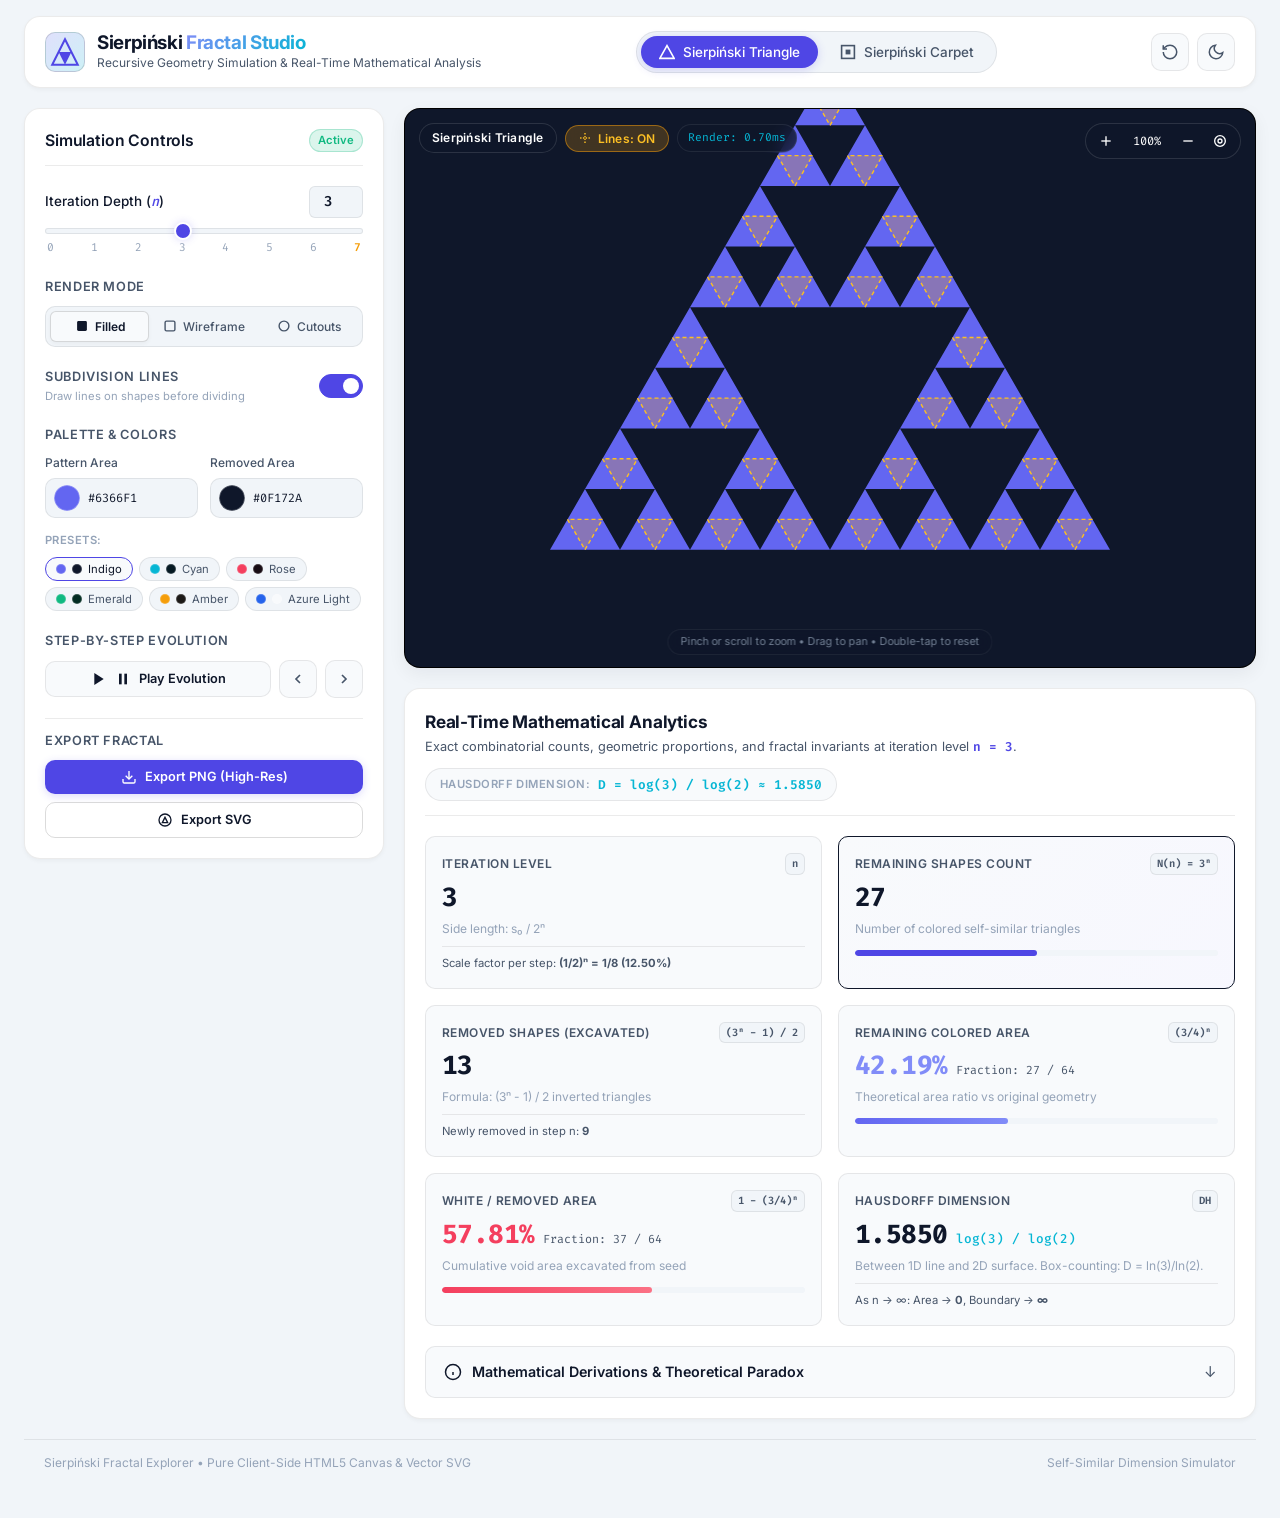
<file: index.html>
<!DOCTYPE html>
<html lang="en" data-theme="dark">
<head>
  <meta charset="UTF-8">
  <meta name="viewport" content="width=device-width, initial-scale=1.0">
  <title>Sierpiński Fractal Explorer & Analytical Dashboard</title>
  <meta name="description" content="Simulate, visualize, and mathematically analyze the Sierpiński Triangle and Sierpiński Carpet fractals with real-time analytics.">
  <link rel="stylesheet" href="style.css">
  <link rel="preconnect" href="https://fonts.googleapis.com">
  <link rel="preconnect" href="https://fonts.gstatic.com" crossorigin>
  <link href="https://fonts.googleapis.com/css2?family=Fira+Code:wght@400;500;600&family=Inter:wght@300;400;500;600;700&display=swap" rel="stylesheet">
</head>
<body>
  <div class="app-container">
    <!-- TOP HEADER -->
    <header class="app-header">
      <div class="brand">
        <div class="logo-icon" aria-hidden="true">
          <svg viewBox="0 0 40 40" width="32" height="32">
            <polygon points="20,4 36,36 4,36" fill="none" stroke="currentColor" stroke-width="2.5"/>
            <polygon points="20,36 28,20 12,20" fill="currentColor"/>
          </svg>
        </div>
        <div class="brand-text">
          <h1>Sierpiński <span class="gradient-text">Fractal Studio</span></h1>
          <p class="subtitle">Recursive Geometry Simulation &amp; Real-Time Mathematical Analysis</p>
        </div>
      </div>

      <!-- FRACTAL TYPE SWITCHER -->
      <div class="type-switcher-wrapper">
        <div class="type-switcher" role="radiogroup" aria-label="Select Fractal Type">
          <button type="button" id="btnTypeTriangle" class="type-btn active" role="radio" aria-checked="true" data-type="triangle">
            <svg viewBox="0 0 20 20" width="16" height="16" aria-hidden="true">
              <polygon points="10,2 19,18 1,18" fill="none" stroke="currentColor" stroke-width="2"/>
            </svg>
            <span>Sierpiński Triangle</span>
          </button>
          <button type="button" id="btnTypeCarpet" class="type-btn" role="radio" aria-checked="false" data-type="carpet">
            <svg viewBox="0 0 20 20" width="16" height="16" aria-hidden="true">
              <rect x="2" y="2" width="16" height="16" fill="none" stroke="currentColor" stroke-width="2"/>
              <rect x="7" y="7" width="6" height="6" fill="currentColor"/>
            </svg>
            <span>Sierpiński Carpet</span>
          </button>
        </div>
      </div>

      <!-- HEADER ACTIONS -->
      <div class="header-actions">
        <button type="button" id="btnResetView" class="icon-btn" title="Reset Pan & Zoom (Home View)" aria-label="Reset View">
          <svg viewBox="0 0 24 24" width="18" height="18" fill="none" stroke="currentColor" stroke-width="2">
            <path d="M3 12a9 9 0 1 0 9-9 9.75 9.75 0 0 0-6.74 2.74L3 8"/>
            <path d="M3 3v5h5"/>
          </svg>
        </button>
        <button type="button" id="btnThemeToggle" class="icon-btn theme-toggle" title="Toggle Light / Dark Theme" aria-label="Toggle Theme">
          <svg class="sun-icon" viewBox="0 0 24 24" width="18" height="18" fill="none" stroke="currentColor" stroke-width="2">
            <circle cx="12" cy="12" r="5"/>
            <line x1="12" y1="1" x2="12" y2="3"/>
            <line x1="12" y1="21" x2="12" y2="23"/>
            <line x1="4.22" y1="4.22" x2="5.64" y2="5.64"/>
            <line x1="18.36" y1="18.36" x2="19.78" y2="19.78"/>
            <line x1="1" y1="12" x2="3" y2="12"/>
            <line x1="21" y1="12" x2="23" y2="12"/>
            <line x1="4.22" y1="19.78" x2="5.64" y2="18.36"/>
            <line x1="18.36" y1="5.64" x2="19.78" y2="4.22"/>
          </svg>
          <svg class="moon-icon" viewBox="0 0 24 24" width="18" height="18" fill="none" stroke="currentColor" stroke-width="2">
            <path d="M21 12.79A9 9 0 1 1 11.21 3 7 7 0 0 0 21 12.79z"/>
          </svg>
        </button>
      </div>
    </header>

    <!-- MAIN DASHBOARD CONTENT -->
    <main class="dashboard-grid">
      <!-- SIDEBAR CONTROLS -->
      <aside class="controls-panel card">
        <div class="panel-section-header">
          <h2>Simulation Controls</h2>
          <span class="badge" id="badgeComplexity">Active</span>
        </div>

        <!-- ITERATION DEPTH -->
        <div class="control-group">
          <div class="control-label-row">
            <label for="sliderDepth">
              Iteration Depth (<span class="math-sym">n</span>)
            </label>
            <div class="depth-input-container">
              <input type="number" id="inputDepth" min="0" max="7" value="3" aria-label="Iteration depth numeric input">
            </div>
          </div>
          <div class="slider-wrapper">
            <input type="range" id="sliderDepth" min="0" max="7" step="1" value="3" aria-label="Iteration depth slider">
            <div class="slider-ticks">
              <span>0</span>
              <span>1</span>
              <span>2</span>
              <span>3</span>
              <span>4</span>
              <span>5</span>
              <span>6</span>
              <span class="warning-tick">7</span>
            </div>
          </div>
          <!-- Warning banner for n >= 6 -->
          <div id="depthWarning" class="depth-warning hidden" role="alert">
            <svg viewBox="0 0 20 20" width="16" height="16" fill="currentColor">
              <path fill-rule="evenodd" d="M8.485 2.495c.673-1.167 2.357-1.167 3.03 0l6.28 10.875c.673 1.167-.17 2.625-1.516 2.625H3.72c-1.347 0-2.189-1.458-1.515-2.625L8.485 2.495zM10 5a.75.75 0 01.75.75v3.5a.75.75 0 01-1.5 0v-3.5A.75.75 0 0110 5zm0 9a1 1 0 100-2 1 1 0 000 2z" clip-rule="evenodd"/>
            </svg>
            <span id="depthWarningText"><strong>High Complexity Notice:</strong> Rendering up to millions of sub-elements. Hardware acceleration active.</span>
          </div>
        </div>

        <!-- RENDER STYLE TOGGLE -->
        <div class="control-group">
          <label class="section-sublabel">Render Mode</label>
          <div class="segmented-control" role="radiogroup" aria-label="Render Mode">
            <button type="button" class="segment-btn active" id="btnModeFilled" role="radio" aria-checked="true" data-mode="filled">
              <svg viewBox="0 0 20 20" width="14" height="14" fill="currentColor"><rect x="3" y="3" width="14" height="14" rx="2"/></svg>
              Filled
            </button>
            <button type="button" class="segment-btn" id="btnModeWireframe" role="radio" aria-checked="false" data-mode="wireframe">
              <svg viewBox="0 0 20 20" width="14" height="14" fill="none" stroke="currentColor" stroke-width="2"><rect x="3" y="3" width="14" height="14" rx="2"/></svg>
              Wireframe
            </button>
            <button type="button" class="segment-btn" id="btnModeCutouts" role="radio" aria-checked="false" data-mode="cutouts" title="Emphasize removed central voids">
              <svg viewBox="0 0 20 20" width="14" height="14" fill="none" stroke="currentColor" stroke-width="2"><circle cx="10" cy="10" r="7"/></svg>
              Cutouts
            </button>
          </div>
        </div>

        <!-- SUBDIVISION GUIDES TOGGLE -->
        <div class="control-group">
          <div class="toggle-control-row">
            <div class="toggle-info">
              <span class="section-sublabel">Subdivision Lines</span>
              <p class="toggle-desc">Draw lines on shapes before dividing</p>
            </div>
            <label class="switch" title="Draw partition cut lines on shapes before excavating voids">
              <input type="checkbox" id="toggleGuides" checked>
              <span class="slider-switch"></span>
            </label>
          </div>
        </div>

        <!-- COLOR PICKERS -->
        <div class="control-group">
          <label class="section-sublabel">Palette &amp; Colors</label>
          <div class="color-pickers-grid">
            <div class="color-picker-item">
              <span class="color-label">Pattern Area</span>
              <div class="color-input-wrapper">
                <input type="color" id="colorPattern" value="#6366f1" aria-label="Pattern color">
                <span class="color-hex-text" id="colorPatternHex">#6366F1</span>
              </div>
            </div>
            <div class="color-picker-item">
              <span class="color-label">Removed Area</span>
              <div class="color-input-wrapper">
                <input type="color" id="colorBackground" value="#0f172a" aria-label="Background / Removed area color">
                <span class="color-hex-text" id="colorBackgroundHex">#0F172A</span>
              </div>
            </div>
          </div>

          <!-- Color presets -->
          <div class="preset-palettes">
            <span class="preset-title">Presets:</span>
            <div class="preset-chips">
              <button type="button" class="preset-chip active" data-pattern="#6366f1" data-bg="#0f172a" title="Indigo & Dark Slate">
                <span class="swatch" style="background:#6366f1;"></span>
                <span class="swatch" style="background:#0f172a;"></span>
                <span>Indigo</span>
              </button>
              <button type="button" class="preset-chip" data-pattern="#06b6d4" data-bg="#051923" title="Electric Cyan & Abyss">
                <span class="swatch" style="background:#06b6d4;"></span>
                <span class="swatch" style="background:#051923;"></span>
                <span>Cyan</span>
              </button>
              <button type="button" class="preset-chip" data-pattern="#f43f5e" data-bg="#180c14" title="Sunset Rose & Crimson Void">
                <span class="swatch" style="background:#f43f5e;"></span>
                <span class="swatch" style="background:#180c14;"></span>
                <span>Rose</span>
              </button>
              <button type="button" class="preset-chip" data-pattern="#10b981" data-bg="#022c22" title="Emerald Matrix">
                <span class="swatch" style="background:#10b981;"></span>
                <span class="swatch" style="background:#022c22;"></span>
                <span>Emerald</span>
              </button>
              <button type="button" class="preset-chip" data-pattern="#f59e0b" data-bg="#1c1917" title="Amber Gold">
                <span class="swatch" style="background:#f59e0b;"></span>
                <span class="swatch" style="background:#1c1917;"></span>
                <span>Amber</span>
              </button>
              <button type="button" class="preset-chip" data-pattern="#2563eb" data-bg="#f8fafc" title="Azure & Clean White">
                <span class="swatch" style="background:#2563eb;"></span>
                <span class="swatch" style="background:#f8fafc;"></span>
                <span>Azure Light</span>
              </button>
            </div>
          </div>
        </div>

        <!-- PROGRESSIVE ANIMATION PLAYBACK -->
        <div class="control-group">
          <label class="section-sublabel">Step-by-Step Evolution</label>
          <div class="animation-buttons">
            <button type="button" id="btnPlayAnimation" class="btn btn-secondary" title="Play progressive iterations from 0 to current depth">
              <svg id="iconPlay" viewBox="0 0 24 24" width="16" height="16" fill="currentColor">
                <polygon points="5 3 19 12 5 21 5 3"/>
              </svg>
              <svg id="iconPause" class="hidden" viewBox="0 0 24 24" width="16" height="16" fill="currentColor">
                <rect x="6" y="4" width="4" height="16"/>
                <rect x="14" y="4" width="4" height="16"/>
              </svg>
              <span id="labelPlay">Play Evolution</span>
            </button>
            <button type="button" id="btnStepPrev" class="btn btn-icon-only" title="Previous depth (n - 1)" aria-label="Previous step">
              <svg viewBox="0 0 24 24" width="16" height="16" fill="none" stroke="currentColor" stroke-width="2.5"><polyline points="15 18 9 12 15 6"/></svg>
            </button>
            <button type="button" id="btnStepNext" class="btn btn-icon-only" title="Next depth (n + 1)" aria-label="Next step">
              <svg viewBox="0 0 24 24" width="16" height="16" fill="none" stroke="currentColor" stroke-width="2.5"><polyline points="9 18 15 12 9 6"/></svg>
            </button>
          </div>
        </div>

        <!-- EXPORT ACTIONS -->
        <div class="control-group export-section">
          <label class="section-sublabel">Export Fractal</label>
          <div class="export-buttons-grid">
            <button type="button" id="btnExportPNG" class="btn btn-primary">
              <svg viewBox="0 0 24 24" width="16" height="16" fill="none" stroke="currentColor" stroke-width="2">
                <path d="M21 15v4a2 2 0 0 1-2 2H5a2 2 0 0 1-2-2v-4"/>
                <polyline points="7 10 12 15 17 10"/>
                <line x1="12" y1="15" x2="12" y2="3"/>
              </svg>
              <span>Export PNG (High-Res)</span>
            </button>
            <button type="button" id="btnExportSVG" class="btn btn-outline" title="Export as scalable vector graphic">
              <svg viewBox="0 0 24 24" width="16" height="16" fill="none" stroke="currentColor" stroke-width="2">
                <circle cx="12" cy="12" r="9"/>
                <polygon points="12 8 16 16 8 16"/>
              </svg>
              <span>Export SVG</span>
            </button>
          </div>
        </div>
      </aside>

      <!-- VISUALIZER CANVAS AREA -->
      <section class="visualizer-container card" aria-label="Fractal Visualizer">
        <!-- Floating HUD Overlays -->
        <div class="canvas-hud top-left">
          <span class="hud-tag" id="hudFractalName">Sierpiński Triangle</span>
          <button type="button" class="hud-tag hud-btn-tag active" id="btnToggleGuidesHUD" title="Toggle Subdivision Lines (Hotkey: G)">
            <svg viewBox="0 0 20 20" width="14" height="14" fill="none" stroke="currentColor" stroke-width="2">
              <line x1="3" y1="10" x2="17" y2="10" stroke-dasharray="2 2"/>
              <line x1="10" y1="3" x2="10" y2="17" stroke-dasharray="2 2"/>
            </svg>
            <span id="lblGuidesHUD">Lines: ON</span>
          </button>
          <span class="hud-metric" id="hudRenderTime">Render: 0ms</span>
        </div>

        <div class="canvas-hud top-right">
          <div class="zoom-controls">
            <button type="button" id="btnZoomIn" class="hud-btn" title="Zoom In (+)" aria-label="Zoom In">
              <svg viewBox="0 0 24 24" width="16" height="16" fill="none" stroke="currentColor" stroke-width="2"><line x1="12" y1="5" x2="12" y2="19"/><line x1="5" y1="12" x2="19" y2="12"/></svg>
            </button>
            <span class="zoom-level-text" id="hudZoomText">100%</span>
            <button type="button" id="btnZoomOut" class="hud-btn" title="Zoom Out (-)" aria-label="Zoom Out">
              <svg viewBox="0 0 24 24" width="16" height="16" fill="none" stroke="currentColor" stroke-width="2"><line x1="5" y1="12" x2="19" y2="12"/></svg>
            </button>
            <button type="button" id="btnRecenter" class="hud-btn" title="Recenter View" aria-label="Recenter">
              <svg viewBox="0 0 24 24" width="16" height="16" fill="none" stroke="currentColor" stroke-width="2"><circle cx="12" cy="12" r="3"/><circle cx="12" cy="12" r="8"/></svg>
            </button>
          </div>
        </div>

        <!-- Interactive Canvas -->
        <div class="canvas-viewport" id="canvasViewport">
          <canvas id="fractalCanvas" width="800" height="800"></canvas>
          <div class="canvas-hint" id="canvasHint">
            <span>Pinch or scroll to zoom &bull; Drag to pan &bull; Double-tap to reset</span>
          </div>
        </div>
      </section>

      <!-- ANALYTICAL DASHBOARD METRIC CARDS -->
      <section class="analytics-container card" aria-label="Analytical Dashboard">
        <div class="analytics-header">
          <div class="analytics-title">
            <h2>Real-Time Mathematical Analytics</h2>
            <p>Exact combinatorial counts, geometric proportions, and fractal invariants at iteration level <span class="math-highlight" id="lblCurrentN">n = 3</span>.</p>
          </div>
          <div class="fractal-formula-pill" id="pillDimensionFormula">
            <span class="pill-label">Hausdorff Dimension:</span>
            <span class="pill-val" id="valHausdorffSummary">D = log(3) / log(2) ≈ 1.5850</span>
          </div>
        </div>

        <div class="metrics-grid">
          <!-- CARD 1: Iteration Depth -->
          <div class="metric-card">
            <div class="metric-card-header">
              <span class="metric-label">Iteration Level</span>
              <span class="metric-badge">n</span>
            </div>
            <div class="metric-value" id="metricDepth">3</div>
            <div class="metric-formula" id="metricDepthFormula">Base recursion level</div>
            <div class="metric-footer">
              <span class="subtext">Scale factor per step: <strong id="metricScaleFactor">1/2 (50%)</strong></span>
            </div>
          </div>

          <!-- CARD 2: Remaining Shapes Count -->
          <div class="metric-card highlight">
            <div class="metric-card-header">
              <span class="metric-label">Remaining Shapes Count</span>
              <span class="metric-badge" id="badgeRemainingFormula">N(n) = 3ⁿ</span>
            </div>
            <div class="metric-value-container">
              <div class="metric-value" id="metricRemainingCount">27</div>
              <div class="metric-sci" id="metricRemainingSci"></div>
            </div>
            <div class="metric-formula" id="metricRemainingDesc">Number of colored self-similar copies</div>
            <div class="metric-progress-bar">
              <div class="metric-progress-fill" id="progressRemaining"></div>
            </div>
          </div>

          <!-- CARD 3: Removed Shapes Count -->
          <div class="metric-card">
            <div class="metric-card-header">
              <span class="metric-label">Removed Shapes (Excavated)</span>
              <span class="metric-badge" id="badgeRemovedFormula">Cumulative</span>
            </div>
            <div class="metric-value-container">
              <div class="metric-value" id="metricRemovedCumulative">13</div>
              <div class="metric-sci" id="metricRemovedSci"></div>
            </div>
            <div class="metric-formula" id="metricRemovedFormula">Formula: (3ⁿ - 1) / 2</div>
            <div class="metric-footer">
              <span class="subtext">Newly removed in step n: <strong id="metricRemovedStep">9</strong></span>
            </div>
          </div>

          <!-- CARD 4: Colored Area -->
          <div class="metric-card">
            <div class="metric-card-header">
              <span class="metric-label">Remaining Colored Area</span>
              <span class="metric-badge" id="badgeColoredAreaFormula">(3/4)ⁿ</span>
            </div>
            <div class="metric-value-container">
              <div class="metric-value accent-colored" id="metricColoredPct">42.19%</div>
              <div class="metric-fraction" id="metricColoredFraction">Fraction: 27 / 64</div>
            </div>
            <div class="metric-formula">Theoretical area ratio vs original geometry</div>
            <div class="metric-progress-bar">
              <div class="metric-progress-fill colored" id="progressColoredArea" style="width: 42.19%;"></div>
            </div>
          </div>

          <!-- CARD 5: Removed / White Area -->
          <div class="metric-card">
            <div class="metric-card-header">
              <span class="metric-label">White / Removed Area</span>
              <span class="metric-badge" id="badgeRemovedAreaFormula">1 - (3/4)ⁿ</span>
            </div>
            <div class="metric-value-container">
              <div class="metric-value accent-removed" id="metricRemovedPct">57.81%</div>
              <div class="metric-fraction" id="metricRemovedFraction">Fraction: 37 / 64</div>
            </div>
            <div class="metric-formula">Cumulative void area excavated from seed</div>
            <div class="metric-progress-bar">
              <div class="metric-progress-fill removed" id="progressRemovedArea" style="width: 57.81%;"></div>
            </div>
          </div>

          <!-- CARD 6: Hausdorff Dimension & Fractal Paradox -->
          <div class="metric-card">
            <div class="metric-card-header">
              <span class="metric-label">Hausdorff Dimension</span>
              <span class="metric-badge">DH</span>
            </div>
            <div class="metric-value-container">
              <div class="metric-value" id="metricDimension">1.5850</div>
              <div class="metric-sci" id="metricDimensionFormula">log(3) / log(2)</div>
            </div>
            <div class="metric-formula" id="metricDimensionDetail">
              Fractional dimension strictly between 1D and 2D.
            </div>
            <div class="metric-footer">
              <span class="subtext">As n &rarr; &infin;: Area &rarr; <strong>0</strong>, Boundary &rarr; <strong>&infin;</strong></span>
            </div>
          </div>
        </div>

        <!-- MATHEMATICAL DEEP DIVE EXPANDER -->
        <div class="math-explainer-card">
          <details id="detailsMath">
            <summary>
              <span class="explainer-title">
                <svg viewBox="0 0 24 24" width="18" height="18" fill="none" stroke="currentColor" stroke-width="2">
                  <circle cx="12" cy="12" r="10"/>
                  <line x1="12" y1="16" x2="12" y2="12"/>
                  <line x1="12" y1="8" x2="12.01" y2="8"/>
                </svg>
                Mathematical Derivations &amp; Theoretical Paradox
              </span>
              <span class="summary-arrow">&darr;</span>
            </summary>
            <div class="explainer-content" id="explainerContent">
              <!-- Dynamically populated based on active fractal -->
            </div>
          </details>
        </div>
      </section>
    </main>

    <!-- FOOTER -->
    <footer class="app-footer">
      <div class="footer-inner">
        <span>Sierpiński Fractal Explorer &bull; Pure Client-Side HTML5 Canvas &amp; Vector SVG</span>
        <span class="footer-links">
          <span>Self-Similar Dimension Simulator</span>
        </span>
      </div>
    </footer>
  </div>

  <script src="app.js"></script>
</body>
</html>
</file>
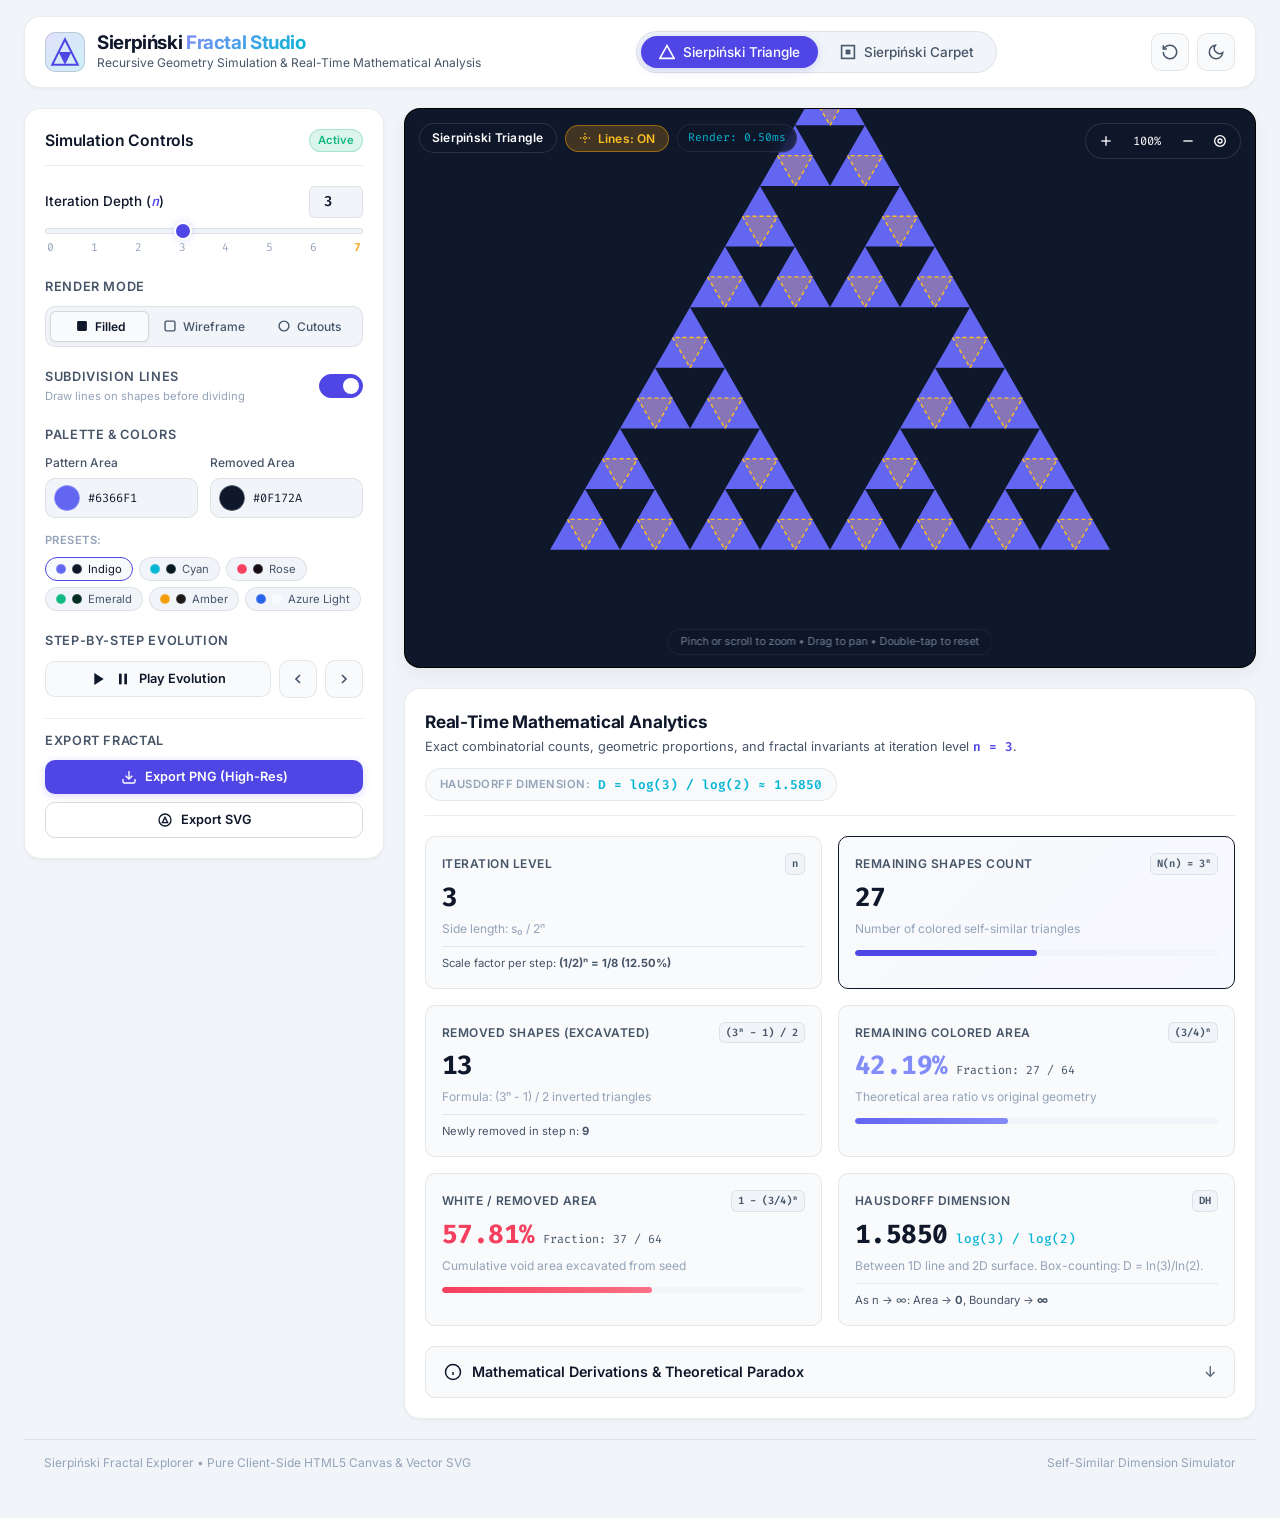
<file: standalone.html>
<!DOCTYPE html>
<html lang="en" data-theme="dark">
<head>
  <meta charset="UTF-8">
  <meta name="viewport" content="width=device-width, initial-scale=1.0">
  <title>Sierpiński Fractal Explorer & Analytical Dashboard</title>
  <meta name="description" content="Simulate, visualize, and mathematically analyze the Sierpiński Triangle and Sierpiński Carpet fractals with real-time analytics.">
  <style>
/* ==========================================================================
   Sierpiński Fractal Explorer - Modern Dashboard Design System
   ========================================================================== */

:root {
  /* Color Tokens - Dark Mode (Default) */
  --bg-app: #080c15;
  --bg-surface: #0f1626;
  --bg-surface-elevated: #162035;
  --bg-surface-hover: #1c2842;
  --bg-input: #151e30;
  
  --border-subtle: rgba(255, 255, 255, 0.08);
  --border-medium: rgba(255, 255, 255, 0.16);
  --border-active: #6366f1;
  
  --text-primary: #f8fafc;
  --text-secondary: #94a3b8;
  --text-muted: #64748b;
  
  --accent-primary: #6366f1;
  --accent-primary-hover: #4f46e5;
  --accent-primary-glow: rgba(99, 102, 241, 0.35);
  
  --accent-cyan: #06b6d4;
  --accent-cyan-glow: rgba(6, 182, 212, 0.25);
  --accent-amber: #f59e0b;
  --accent-amber-glow: rgba(245, 158, 11, 0.25);
  --accent-rose: #f43f5e;
  --accent-emerald: #10b981;
  
  --shadow-sm: 0 2px 4px rgba(0, 0, 0, 0.3);
  --shadow-md: 0 4px 16px rgba(0, 0, 0, 0.4);
  --shadow-lg: 0 8px 32px rgba(0, 0, 0, 0.5);
  --shadow-glow: 0 0 24px var(--accent-primary-glow);
  
  --radius-sm: 6px;
  --radius-md: 10px;
  --radius-lg: 16px;
  --radius-full: 9999px;
  
  --font-sans: 'Inter', -apple-system, BlinkMacSystemFont, 'Segoe UI', Roboto, sans-serif;
  --font-mono: 'Fira Code', ui-monospace, SFMono-Regular, monospace;
  
  --transition-fast: 0.15s ease;
  --transition-normal: 0.25s cubic-bezier(0.16, 1, 0.3, 1);
}

[data-theme="light"] {
  --bg-app: #f1f5f9;
  --bg-surface: #ffffff;
  --bg-surface-elevated: #f8fafc;
  --bg-surface-hover: #e2e8f0;
  --bg-input: #f1f5f9;
  
  --border-subtle: rgba(0, 0, 0, 0.08);
  --border-medium: rgba(0, 0, 0, 0.14);
  --border-active: #4f46e5;
  
  --text-primary: #0f172a;
  --text-secondary: #475569;
  --text-muted: #94a3b8;
  
  --accent-primary: #4f46e5;
  --accent-primary-hover: #4338ca;
  --accent-primary-glow: rgba(79, 70, 229, 0.2);
  
  --shadow-sm: 0 2px 4px rgba(0, 0, 0, 0.04);
  --shadow-md: 0 6px 18px rgba(15, 23, 42, 0.06);
  --shadow-lg: 0 12px 32px rgba(15, 23, 42, 0.08);
  --shadow-glow: 0 0 20px rgba(79, 70, 229, 0.15);
}

/* Base Reset & Typography */
*, *::before, *::after {
  box-sizing: border-box;
  margin: 0;
  padding: 0;
}

html, body {
  min-height: 100%;
  background-color: var(--bg-app);
  color: var(--text-primary);
  font-family: var(--font-sans);
  font-size: 15px;
  line-height: 1.5;
  -webkit-font-smoothing: antialiased;
  -moz-osx-font-smoothing: grayscale;
  transition: background-color var(--transition-normal), color var(--transition-normal);
}

/* App Container Layout */
.app-container {
  max-width: 1600px;
  margin: 0 auto;
  padding: 16px 24px 32px;
  display: flex;
  flex-direction: column;
  min-height: 100vh;
  gap: 20px;
}

/* Header Component */
.app-header {
  display: flex;
  align-items: center;
  justify-content: space-between;
  flex-wrap: wrap;
  gap: 16px;
  padding: 14px 20px;
  background: var(--bg-surface);
  border: 1px solid var(--border-subtle);
  border-radius: var(--radius-lg);
  box-shadow: var(--shadow-sm);
  backdrop-filter: blur(12px);
  position: sticky;
  top: 12px;
  z-index: 100;
}

.brand {
  display: flex;
  align-items: center;
  gap: 12px;
}

.logo-icon {
  display: flex;
  align-items: center;
  justify-content: center;
  width: 40px;
  height: 40px;
  background: linear-gradient(135deg, rgba(99, 102, 241, 0.2), rgba(6, 182, 212, 0.2));
  color: var(--accent-primary);
  border-radius: var(--radius-md);
  border: 1px solid var(--border-medium);
}

.brand-text h1 {
  font-size: 1.25rem;
  font-weight: 700;
  letter-spacing: -0.02em;
  line-height: 1.2;
}

.gradient-text {
  background: linear-gradient(135deg, #818cf8 0%, #06b6d4 100%);
  -webkit-background-clip: text;
  -webkit-text-fill-color: transparent;
}

.subtitle {
  font-size: 0.8rem;
  color: var(--text-secondary);
  font-weight: 400;
}

/* Type Switcher Segmented Control */
.type-switcher-wrapper {
  display: flex;
  justify-content: center;
}

.type-switcher {
  display: inline-flex;
  background: var(--bg-input);
  padding: 4px;
  border-radius: var(--radius-full);
  border: 1px solid var(--border-subtle);
  gap: 4px;
}

.type-btn {
  display: inline-flex;
  align-items: center;
  gap: 8px;
  padding: 8px 18px;
  background: transparent;
  border: none;
  border-radius: var(--radius-full);
  color: var(--text-secondary);
  font-size: 0.9rem;
  font-weight: 500;
  font-family: inherit;
  cursor: pointer;
  transition: all var(--transition-fast);
  white-space: nowrap;
}

.type-btn:hover {
  color: var(--text-primary);
  background: rgba(255, 255, 255, 0.04);
}

.type-btn.active {
  background: var(--accent-primary);
  color: #ffffff;
  box-shadow: 0 2px 10px var(--accent-primary-glow);
}

/* Header Actions */
.header-actions {
  display: flex;
  align-items: center;
  gap: 8px;
}

.icon-btn {
  display: inline-flex;
  align-items: center;
  justify-content: center;
  width: 38px;
  height: 38px;
  background: var(--bg-surface-elevated);
  border: 1px solid var(--border-subtle);
  border-radius: var(--radius-md);
  color: var(--text-secondary);
  cursor: pointer;
  transition: all var(--transition-fast);
}

.icon-btn:hover {
  background: var(--bg-surface-hover);
  color: var(--text-primary);
  border-color: var(--border-medium);
}

/* Theme Toggle Icons */
[data-theme="dark"] .theme-toggle .sun-icon { display: block; }
[data-theme="dark"] .theme-toggle .moon-icon { display: none; }
[data-theme="light"] .theme-toggle .sun-icon { display: none; }
[data-theme="light"] .theme-toggle .moon-icon { display: block; }

/* Dashboard Grid Layout */
.dashboard-grid {
  display: grid;
  grid-template-columns: 360px 1fr;
  grid-template-rows: auto auto;
  gap: 20px;
  grid-template-areas:
    "controls visualizer"
    "controls analytics";
}

/* General Card Styling */
.card {
  background: var(--bg-surface);
  border: 1px solid var(--border-subtle);
  border-radius: var(--radius-lg);
  box-shadow: var(--shadow-sm);
  padding: 20px;
  transition: border-color var(--transition-fast);
}

.card:hover {
  border-color: var(--border-medium);
}

/* ==========================================================================
   Sidebar Controls Panel
   ========================================================================== */
.controls-panel {
  grid-area: controls;
  display: flex;
  flex-direction: column;
  gap: 20px;
  position: sticky;
  top: 92px;
  height: fit-content;
  max-height: calc(100vh - 110px);
  overflow-y: auto;
  scrollbar-width: thin;
  scrollbar-color: var(--border-medium) transparent;
}

.controls-panel::-webkit-scrollbar {
  width: 6px;
}
.controls-panel::-webkit-scrollbar-thumb {
  background: var(--border-medium);
  border-radius: 4px;
}

.panel-section-header {
  display: flex;
  align-items: center;
  justify-content: space-between;
  padding-bottom: 12px;
  border-bottom: 1px solid var(--border-subtle);
}

.panel-section-header h2 {
  font-size: 1.05rem;
  font-weight: 600;
  letter-spacing: -0.01em;
}

.badge {
  font-size: 0.75rem;
  font-weight: 600;
  padding: 2px 8px;
  border-radius: var(--radius-full);
  background: rgba(16, 185, 129, 0.15);
  color: var(--accent-emerald);
  border: 1px solid rgba(16, 185, 129, 0.25);
}

.badge.warning {
  background: rgba(245, 158, 11, 0.15);
  color: var(--accent-amber);
  border-color: rgba(245, 158, 11, 0.3);
}

.control-group {
  display: flex;
  flex-direction: column;
  gap: 10px;
}

.control-label-row {
  display: flex;
  align-items: center;
  justify-content: space-between;
}

.control-label-row label {
  font-size: 0.9rem;
  font-weight: 500;
  color: var(--text-primary);
}

.section-sublabel {
  font-size: 0.85rem;
  font-weight: 600;
  color: var(--text-secondary);
  text-transform: uppercase;
  letter-spacing: 0.05em;
}

.math-sym {
  font-family: var(--font-mono);
  font-style: italic;
  color: var(--accent-primary);
}

/* Numeric input for depth */
.depth-input-container input {
  width: 54px;
  height: 32px;
  text-align: center;
  background: var(--bg-input);
  border: 1px solid var(--border-subtle);
  border-radius: var(--radius-sm);
  color: var(--text-primary);
  font-family: var(--font-mono);
  font-size: 0.95rem;
  font-weight: 600;
  transition: all var(--transition-fast);
}

.depth-input-container input:focus {
  outline: none;
  border-color: var(--accent-primary);
  box-shadow: 0 0 0 2px var(--accent-primary-glow);
}

/* Custom Range Slider */
.slider-wrapper {
  display: flex;
  flex-direction: column;
  gap: 6px;
}

input[type="range"] {
  -webkit-appearance: none;
  appearance: none;
  width: 100%;
  height: 6px;
  border-radius: var(--radius-full);
  background: var(--bg-input);
  outline: none;
  cursor: pointer;
  border: 1px solid var(--border-subtle);
}

input[type="range"]::-webkit-slider-thumb {
  -webkit-appearance: none;
  appearance: none;
  width: 18px;
  height: 18px;
  border-radius: 50%;
  background: var(--accent-primary);
  box-shadow: 0 0 8px var(--accent-primary-glow);
  cursor: pointer;
  border: 2px solid #ffffff;
  transition: transform var(--transition-fast);
}

input[type="range"]::-moz-range-thumb {
  width: 18px;
  height: 18px;
  border-radius: 50%;
  background: var(--accent-primary);
  box-shadow: 0 0 8px var(--accent-primary-glow);
  cursor: pointer;
  border: 2px solid #ffffff;
}

input[type="range"]::-webkit-slider-thumb:hover {
  transform: scale(1.15);
}

.slider-ticks {
  display: flex;
  justify-content: space-between;
  padding: 0 2px;
  font-family: var(--font-mono);
  font-size: 0.75rem;
  color: var(--text-muted);
}

.warning-tick {
  color: var(--accent-amber);
  font-weight: 600;
}

/* Toggle Switch */
.toggle-control-row {
  display: flex;
  align-items: center;
  justify-content: space-between;
  gap: 12px;
}

.toggle-info {
  display: flex;
  flex-direction: column;
  gap: 2px;
}

.toggle-desc {
  font-size: 0.75rem;
  color: var(--text-muted);
}

.switch {
  position: relative;
  display: inline-block;
  width: 44px;
  height: 24px;
  flex-shrink: 0;
}

.switch input {
  opacity: 0;
  width: 0;
  height: 0;
}

.slider-switch {
  position: absolute;
  cursor: pointer;
  top: 0;
  left: 0;
  right: 0;
  bottom: 0;
  background-color: var(--bg-input);
  border: 1px solid var(--border-medium);
  transition: .25s ease;
  border-radius: 24px;
}

.slider-switch:before {
  position: absolute;
  content: "";
  height: 16px;
  width: 16px;
  left: 3px;
  bottom: 3px;
  background-color: var(--text-secondary);
  transition: .25s ease;
  border-radius: 50%;
}

input:checked + .slider-switch {
  background-color: var(--accent-primary);
  border-color: var(--accent-primary);
}

input:checked + .slider-switch:before {
  transform: translateX(20px);
  background-color: #ffffff;
}

/* Depth Warning Box */
.depth-warning {
  display: flex;
  align-items: flex-start;
  gap: 8px;
  padding: 10px 12px;
  border-radius: var(--radius-md);
  background: rgba(245, 158, 11, 0.12);
  border: 1px solid rgba(245, 158, 11, 0.3);
  color: var(--accent-amber);
  font-size: 0.8rem;
  line-height: 1.4;
  animation: fadeIn 0.2s ease;
}

.depth-warning.hidden {
  display: none;
}

@keyframes fadeIn {
  from { opacity: 0; transform: translateY(-4px); }
  to { opacity: 1; transform: translateY(0); }
}

/* Segmented Control */
.segmented-control {
  display: grid;
  grid-template-columns: 1fr 1fr 1fr;
  background: var(--bg-input);
  padding: 4px;
  border-radius: var(--radius-md);
  border: 1px solid var(--border-subtle);
  gap: 4px;
}

.segment-btn {
  display: inline-flex;
  align-items: center;
  justify-content: center;
  gap: 6px;
  padding: 7px 10px;
  border: none;
  border-radius: var(--radius-sm);
  background: transparent;
  color: var(--text-secondary);
  font-size: 0.8rem;
  font-weight: 500;
  font-family: inherit;
  cursor: pointer;
  transition: all var(--transition-fast);
}

.segment-btn:hover {
  color: var(--text-primary);
  background: rgba(255, 255, 255, 0.05);
}

.segment-btn.active {
  background: var(--bg-surface-elevated);
  color: var(--text-primary);
  font-weight: 600;
  box-shadow: var(--shadow-sm);
  border: 1px solid var(--border-medium);
}

/* Color Pickers */
.color-pickers-grid {
  display: grid;
  grid-template-columns: 1fr 1fr;
  gap: 12px;
}

.color-picker-item {
  display: flex;
  flex-direction: column;
  gap: 6px;
}

.color-label {
  font-size: 0.8rem;
  color: var(--text-secondary);
  font-weight: 500;
}

.color-input-wrapper {
  display: flex;
  align-items: center;
  gap: 8px;
  background: var(--bg-input);
  border: 1px solid var(--border-subtle);
  padding: 6px 8px;
  border-radius: var(--radius-md);
}

.color-input-wrapper input[type="color"] {
  -webkit-appearance: none;
  appearance: none;
  width: 26px;
  height: 26px;
  border: none;
  border-radius: 50%;
  cursor: pointer;
  background: transparent;
  padding: 0;
}

.color-input-wrapper input[type="color"]::-webkit-color-swatch-wrapper {
  padding: 0;
}

.color-input-wrapper input[type="color"]::-webkit-color-swatch {
  border: 1px solid rgba(255, 255, 255, 0.3);
  border-radius: 50%;
}

.color-hex-text {
  font-family: var(--font-mono);
  font-size: 0.8rem;
  color: var(--text-primary);
}

/* Preset Palettes */
.preset-palettes {
  display: flex;
  flex-direction: column;
  gap: 8px;
  margin-top: 4px;
}

.preset-title {
  font-size: 0.75rem;
  color: var(--text-muted);
  font-weight: 600;
  text-transform: uppercase;
  letter-spacing: 0.04em;
}

.preset-chips {
  display: flex;
  flex-wrap: wrap;
  gap: 6px;
}

.preset-chip {
  display: inline-flex;
  align-items: center;
  gap: 6px;
  padding: 4px 10px;
  border-radius: var(--radius-full);
  background: var(--bg-input);
  border: 1px solid var(--border-subtle);
  color: var(--text-secondary);
  font-size: 0.75rem;
  font-family: inherit;
  cursor: pointer;
  transition: all var(--transition-fast);
}

.preset-chip:hover {
  background: var(--bg-surface-elevated);
  color: var(--text-primary);
  border-color: var(--border-medium);
}

.preset-chip.active {
  border-color: var(--accent-primary);
  color: var(--text-primary);
  background: var(--bg-surface-elevated);
}

.swatch {
  width: 10px;
  height: 10px;
  border-radius: 50%;
  display: inline-block;
  border: 1px solid rgba(255, 255, 255, 0.2);
}

/* Animation Controls */
.animation-buttons {
  display: flex;
  align-items: center;
  gap: 8px;
}

.btn {
  display: inline-flex;
  align-items: center;
  justify-content: center;
  gap: 8px;
  padding: 9px 14px;
  border-radius: var(--radius-md);
  font-size: 0.85rem;
  font-weight: 600;
  font-family: inherit;
  cursor: pointer;
  transition: all var(--transition-fast);
  border: none;
}

.btn-primary {
  background: var(--accent-primary);
  color: #ffffff;
  box-shadow: 0 2px 8px var(--accent-primary-glow);
}

.btn-primary:hover {
  background: var(--accent-primary-hover);
  transform: translateY(-1px);
}

.btn-secondary {
  flex: 1;
  background: var(--bg-surface-elevated);
  border: 1px solid var(--border-subtle);
  color: var(--text-primary);
}

.btn-secondary:hover {
  background: var(--bg-surface-hover);
  border-color: var(--border-medium);
}

.btn-outline {
  background: transparent;
  border: 1px solid var(--border-medium);
  color: var(--text-primary);
}

.btn-outline:hover {
  background: var(--bg-surface-elevated);
  border-color: var(--text-secondary);
}

.btn-icon-only {
  width: 38px;
  height: 38px;
  padding: 0;
  background: var(--bg-surface-elevated);
  border: 1px solid var(--border-subtle);
  color: var(--text-secondary);
  border-radius: var(--radius-md);
}

.btn-icon-only:hover {
  color: var(--text-primary);
  background: var(--bg-surface-hover);
  border-color: var(--border-medium);
}

/* Export Section */
.export-section {
  padding-top: 12px;
  border-top: 1px solid var(--border-subtle);
}

.export-buttons-grid {
  display: flex;
  flex-direction: column;
  gap: 8px;
}

/* ==========================================================================
   Visualizer Canvas Area
   ========================================================================== */
.visualizer-container {
  grid-area: visualizer;
  position: relative;
  min-height: 520px;
  height: 560px;
  padding: 0;
  overflow: hidden;
  display: flex;
  background: #000000;
  border-radius: var(--radius-lg);
  box-shadow: var(--shadow-md);
}

.canvas-viewport {
  position: relative;
  width: 100%;
  height: 100%;
  display: flex;
  align-items: center;
  justify-content: center;
  cursor: grab;
  user-select: none;
  -webkit-user-select: none;
  touch-action: none;
  -webkit-touch-callout: none;
}

.canvas-viewport:active {
  cursor: grabbing;
}

#fractalCanvas {
  display: block;
  width: 100%;
  height: 100%;
  touch-action: none;
}

/* Canvas Floating HUD Overlays */
.canvas-hud {
  position: absolute;
  z-index: 10;
  display: flex;
  align-items: center;
  gap: 8px;
  pointer-events: none;
}

.canvas-hud > * {
  pointer-events: auto;
}

.canvas-hud.top-left {
  top: 14px;
  left: 14px;
}

.canvas-hud.top-right {
  top: 14px;
  right: 14px;
}

.hud-tag {
  background: rgba(15, 23, 42, 0.85);
  backdrop-filter: blur(8px);
  padding: 5px 12px;
  border-radius: var(--radius-full);
  border: 1px solid rgba(255, 255, 255, 0.12);
  color: #ffffff;
  font-size: 0.8rem;
  font-weight: 600;
  letter-spacing: 0.02em;
}

.hud-btn-tag {
  cursor: pointer;
  display: inline-flex;
  align-items: center;
  gap: 6px;
  border: 1px solid rgba(255, 255, 255, 0.16);
  background: rgba(15, 23, 42, 0.85);
  transition: all var(--transition-fast);
  color: var(--text-secondary);
  font-family: inherit;
}

.hud-btn-tag:hover {
  background: var(--bg-surface-hover);
  color: var(--text-primary);
  border-color: var(--border-medium);
}

.hud-btn-tag.active {
  background: rgba(245, 158, 11, 0.22);
  border-color: rgba(245, 158, 11, 0.5);
  color: #fbbf24;
}

.hud-metric {
  background: rgba(15, 23, 42, 0.75);
  backdrop-filter: blur(8px);
  padding: 5px 10px;
  border-radius: var(--radius-full);
  border: 1px solid rgba(255, 255, 255, 0.08);
  color: var(--accent-cyan);
  font-family: var(--font-mono);
  font-size: 0.75rem;
}

.zoom-controls {
  display: flex;
  align-items: center;
  background: rgba(15, 23, 42, 0.85);
  backdrop-filter: blur(8px);
  border: 1px solid rgba(255, 255, 255, 0.12);
  border-radius: var(--radius-full);
  padding: 3px 6px;
  gap: 4px;
}

.hud-btn {
  width: 28px;
  height: 28px;
  background: transparent;
  border: none;
  color: #ffffff;
  border-radius: 50%;
  display: inline-flex;
  align-items: center;
  justify-content: center;
  cursor: pointer;
  transition: all var(--transition-fast);
}

.hud-btn:hover {
  background: rgba(255, 255, 255, 0.15);
}

.zoom-level-text {
  font-family: var(--font-mono);
  font-size: 0.8rem;
  color: #ffffff;
  padding: 0 6px;
  min-width: 46px;
  text-align: center;
}

.canvas-hint {
  position: absolute;
  bottom: 12px;
  left: 50%;
  transform: translateX(-50%);
  background: rgba(15, 23, 42, 0.75);
  backdrop-filter: blur(6px);
  border: 1px solid rgba(255, 255, 255, 0.08);
  padding: 4px 12px;
  border-radius: var(--radius-full);
  font-size: 0.72rem;
  color: #94a3b8;
  pointer-events: none;
  opacity: 0.75;
  transition: opacity var(--transition-fast);
}

.canvas-viewport:hover .canvas-hint {
  opacity: 1;
}

/* ==========================================================================
   Analytical Dashboard & Metric Cards
   ========================================================================== */
.analytics-container {
  grid-area: analytics;
  display: flex;
  flex-direction: column;
  gap: 20px;
}

.analytics-header {
  display: flex;
  align-items: center;
  justify-content: space-between;
  flex-wrap: wrap;
  gap: 12px;
  padding-bottom: 14px;
  border-bottom: 1px solid var(--border-subtle);
}

.analytics-title h2 {
  font-size: 1.15rem;
  font-weight: 700;
  letter-spacing: -0.01em;
}

.analytics-title p {
  font-size: 0.85rem;
  color: var(--text-secondary);
  margin-top: 2px;
}

.math-highlight {
  font-family: var(--font-mono);
  color: var(--accent-primary);
  font-weight: 600;
}

.fractal-formula-pill {
  display: inline-flex;
  align-items: center;
  gap: 8px;
  background: var(--bg-surface-elevated);
  border: 1px solid var(--border-subtle);
  padding: 6px 14px;
  border-radius: var(--radius-full);
}

.pill-label {
  font-size: 0.75rem;
  text-transform: uppercase;
  color: var(--text-muted);
  font-weight: 600;
  letter-spacing: 0.04em;
}

.pill-val {
  font-family: var(--font-mono);
  font-size: 0.85rem;
  font-weight: 600;
  color: var(--accent-cyan);
}

/* 6-Card Metric Grid */
.metrics-grid {
  display: grid;
  grid-template-columns: repeat(auto-fit, minmax(260px, 1fr));
  gap: 16px;
}

.metric-card {
  background: var(--bg-surface-elevated);
  border: 1px solid var(--border-subtle);
  border-radius: var(--radius-md);
  padding: 16px;
  display: flex;
  flex-direction: column;
  gap: 8px;
  transition: transform var(--transition-fast), border-color var(--transition-fast), box-shadow var(--transition-fast);
}

.metric-card:hover {
  transform: translateY(-2px);
  border-color: var(--border-medium);
  box-shadow: var(--shadow-sm);
}

.metric-card.highlight {
  border-color: var(--border-accent);
  background: linear-gradient(135deg, var(--bg-surface-elevated) 0%, rgba(99, 102, 241, 0.05) 100%);
}

.metric-card-header {
  display: flex;
  align-items: center;
  justify-content: space-between;
}

.metric-label {
  font-size: 0.8rem;
  font-weight: 600;
  text-transform: uppercase;
  letter-spacing: 0.04em;
  color: var(--text-secondary);
}

.metric-badge {
  font-family: var(--font-mono);
  font-size: 0.7rem;
  font-weight: 600;
  padding: 2px 6px;
  border-radius: var(--radius-sm);
  background: var(--bg-input);
  color: var(--text-secondary);
  border: 1px solid var(--border-subtle);
}

.metric-value-container {
  display: flex;
  align-items: baseline;
  flex-wrap: wrap;
  gap: 8px;
}

.metric-value {
  font-family: var(--font-mono);
  font-size: 1.75rem;
  font-weight: 700;
  line-height: 1.1;
  color: var(--text-primary);
  letter-spacing: -0.02em;
}

.metric-value.accent-colored {
  color: #818cf8;
}

.metric-value.accent-removed {
  color: var(--accent-rose);
}

.metric-sci {
  font-family: var(--font-mono);
  font-size: 0.85rem;
  color: var(--accent-cyan);
  font-weight: 500;
}

.metric-fraction {
  font-family: var(--font-mono);
  font-size: 0.78rem;
  color: var(--text-secondary);
}

.metric-formula {
  font-size: 0.8rem;
  color: var(--text-muted);
}

.metric-footer {
  margin-top: auto;
  padding-top: 8px;
  border-top: 1px solid var(--border-subtle);
  font-size: 0.75rem;
  color: var(--text-secondary);
}

.metric-progress-bar {
  width: 100%;
  height: 6px;
  background: var(--bg-input);
  border-radius: var(--radius-full);
  overflow: hidden;
  margin-top: 4px;
}

.metric-progress-fill {
  height: 100%;
  background: var(--accent-primary);
  border-radius: var(--radius-full);
  transition: width 0.3s cubic-bezier(0.16, 1, 0.3, 1);
}

.metric-progress-fill.colored {
  background: linear-gradient(90deg, #6366f1, #818cf8);
}

.metric-progress-fill.removed {
  background: linear-gradient(90deg, #f43f5e, #fb7185);
}

/* Mathematical Explainer Accordion */
.math-explainer-card details {
  background: var(--bg-surface-elevated);
  border: 1px solid var(--border-subtle);
  border-radius: var(--radius-md);
  padding: 14px 18px;
  transition: all var(--transition-fast);
}

.math-explainer-card details[open] {
  border-color: var(--border-medium);
}

.math-explainer-card summary {
  list-style: none;
  display: flex;
  align-items: center;
  justify-content: space-between;
  cursor: pointer;
  user-select: none;
}

.math-explainer-card summary::-webkit-details-marker {
  display: none;
}

.explainer-title {
  display: flex;
  align-items: center;
  gap: 10px;
  font-size: 0.95rem;
  font-weight: 600;
  color: var(--text-primary);
}

.summary-arrow {
  font-size: 1rem;
  color: var(--text-secondary);
  transition: transform var(--transition-fast);
}

details[open] .summary-arrow {
  transform: rotate(180deg);
}

.explainer-content {
  margin-top: 16px;
  padding-top: 14px;
  border-top: 1px solid var(--border-subtle);
  font-size: 0.88rem;
  color: var(--text-secondary);
  line-height: 1.65;
  display: flex;
  flex-direction: column;
  gap: 14px;
}

.explainer-table {
  width: 100%;
  border-collapse: collapse;
  font-size: 0.82rem;
  margin-top: 8px;
}

.explainer-table th, .explainer-table td {
  padding: 8px 12px;
  text-align: left;
  border-bottom: 1px solid var(--border-subtle);
}

.explainer-table th {
  color: var(--text-primary);
  font-weight: 600;
  background: var(--bg-input);
}

.explainer-table td {
  font-family: var(--font-mono);
}

.code-inline {
  background: var(--bg-input);
  border: 1px solid var(--border-subtle);
  padding: 2px 6px;
  border-radius: 4px;
  font-family: var(--font-mono);
  font-size: 0.85em;
  color: var(--accent-cyan);
}

/* Footer */
.app-footer {
  margin-top: auto;
  padding: 14px 20px;
  border-top: 1px solid var(--border-subtle);
  font-size: 0.8rem;
  color: var(--text-muted);
}

.footer-inner {
  display: flex;
  align-items: center;
  justify-content: space-between;
  flex-wrap: wrap;
  gap: 8px;
}

/* ==========================================================================
   Responsive Breakpoints
   ========================================================================== */
@media (max-width: 1100px) {
  .dashboard-grid {
    grid-template-columns: 1fr;
    grid-template-areas:
      "visualizer"
      "controls"
      "analytics";
  }

  .controls-panel {
    position: static;
    max-height: none;
  }

  .visualizer-container {
    height: 480px;
  }
}

@media (max-width: 768px) {
  .app-container {
    padding: 10px 12px 24px;
  }

  .app-header {
    flex-direction: column;
    align-items: stretch;
  }

  .type-switcher-wrapper {
    width: 100%;
  }

  .type-switcher {
    width: 100%;
  }

  .type-btn {
    flex: 1;
    justify-content: center;
  }

  .visualizer-container {
    height: 380px;
  }

  .metrics-grid {
    grid-template-columns: 1fr;
  }
}

</style>
  <link rel="preconnect" href="https://fonts.googleapis.com">
  <link rel="preconnect" href="https://fonts.gstatic.com" crossorigin>
  <link href="https://fonts.googleapis.com/css2?family=Fira+Code:wght@400;500;600&family=Inter:wght@300;400;500;600;700&display=swap" rel="stylesheet">
</head>
<body>
  <div class="app-container">
    <!-- TOP HEADER -->
    <header class="app-header">
      <div class="brand">
        <div class="logo-icon" aria-hidden="true">
          <svg viewBox="0 0 40 40" width="32" height="32">
            <polygon points="20,4 36,36 4,36" fill="none" stroke="currentColor" stroke-width="2.5"/>
            <polygon points="20,36 28,20 12,20" fill="currentColor"/>
          </svg>
        </div>
        <div class="brand-text">
          <h1>Sierpiński <span class="gradient-text">Fractal Studio</span></h1>
          <p class="subtitle">Recursive Geometry Simulation &amp; Real-Time Mathematical Analysis</p>
        </div>
      </div>

      <!-- FRACTAL TYPE SWITCHER -->
      <div class="type-switcher-wrapper">
        <div class="type-switcher" role="radiogroup" aria-label="Select Fractal Type">
          <button type="button" id="btnTypeTriangle" class="type-btn active" role="radio" aria-checked="true" data-type="triangle">
            <svg viewBox="0 0 20 20" width="16" height="16" aria-hidden="true">
              <polygon points="10,2 19,18 1,18" fill="none" stroke="currentColor" stroke-width="2"/>
            </svg>
            <span>Sierpiński Triangle</span>
          </button>
          <button type="button" id="btnTypeCarpet" class="type-btn" role="radio" aria-checked="false" data-type="carpet">
            <svg viewBox="0 0 20 20" width="16" height="16" aria-hidden="true">
              <rect x="2" y="2" width="16" height="16" fill="none" stroke="currentColor" stroke-width="2"/>
              <rect x="7" y="7" width="6" height="6" fill="currentColor"/>
            </svg>
            <span>Sierpiński Carpet</span>
          </button>
        </div>
      </div>

      <!-- HEADER ACTIONS -->
      <div class="header-actions">
        <button type="button" id="btnResetView" class="icon-btn" title="Reset Pan & Zoom (Home View)" aria-label="Reset View">
          <svg viewBox="0 0 24 24" width="18" height="18" fill="none" stroke="currentColor" stroke-width="2">
            <path d="M3 12a9 9 0 1 0 9-9 9.75 9.75 0 0 0-6.74 2.74L3 8"/>
            <path d="M3 3v5h5"/>
          </svg>
        </button>
        <button type="button" id="btnThemeToggle" class="icon-btn theme-toggle" title="Toggle Light / Dark Theme" aria-label="Toggle Theme">
          <svg class="sun-icon" viewBox="0 0 24 24" width="18" height="18" fill="none" stroke="currentColor" stroke-width="2">
            <circle cx="12" cy="12" r="5"/>
            <line x1="12" y1="1" x2="12" y2="3"/>
            <line x1="12" y1="21" x2="12" y2="23"/>
            <line x1="4.22" y1="4.22" x2="5.64" y2="5.64"/>
            <line x1="18.36" y1="18.36" x2="19.78" y2="19.78"/>
            <line x1="1" y1="12" x2="3" y2="12"/>
            <line x1="21" y1="12" x2="23" y2="12"/>
            <line x1="4.22" y1="19.78" x2="5.64" y2="18.36"/>
            <line x1="18.36" y1="5.64" x2="19.78" y2="4.22"/>
          </svg>
          <svg class="moon-icon" viewBox="0 0 24 24" width="18" height="18" fill="none" stroke="currentColor" stroke-width="2">
            <path d="M21 12.79A9 9 0 1 1 11.21 3 7 7 0 0 0 21 12.79z"/>
          </svg>
        </button>
      </div>
    </header>

    <!-- MAIN DASHBOARD CONTENT -->
    <main class="dashboard-grid">
      <!-- SIDEBAR CONTROLS -->
      <aside class="controls-panel card">
        <div class="panel-section-header">
          <h2>Simulation Controls</h2>
          <span class="badge" id="badgeComplexity">Active</span>
        </div>

        <!-- ITERATION DEPTH -->
        <div class="control-group">
          <div class="control-label-row">
            <label for="sliderDepth">
              Iteration Depth (<span class="math-sym">n</span>)
            </label>
            <div class="depth-input-container">
              <input type="number" id="inputDepth" min="0" max="7" value="3" aria-label="Iteration depth numeric input">
            </div>
          </div>
          <div class="slider-wrapper">
            <input type="range" id="sliderDepth" min="0" max="7" step="1" value="3" aria-label="Iteration depth slider">
            <div class="slider-ticks">
              <span>0</span>
              <span>1</span>
              <span>2</span>
              <span>3</span>
              <span>4</span>
              <span>5</span>
              <span>6</span>
              <span class="warning-tick">7</span>
            </div>
          </div>
          <!-- Warning banner for n >= 6 -->
          <div id="depthWarning" class="depth-warning hidden" role="alert">
            <svg viewBox="0 0 20 20" width="16" height="16" fill="currentColor">
              <path fill-rule="evenodd" d="M8.485 2.495c.673-1.167 2.357-1.167 3.03 0l6.28 10.875c.673 1.167-.17 2.625-1.516 2.625H3.72c-1.347 0-2.189-1.458-1.515-2.625L8.485 2.495zM10 5a.75.75 0 01.75.75v3.5a.75.75 0 01-1.5 0v-3.5A.75.75 0 0110 5zm0 9a1 1 0 100-2 1 1 0 000 2z" clip-rule="evenodd"/>
            </svg>
            <span id="depthWarningText"><strong>High Complexity Notice:</strong> Rendering up to millions of sub-elements. Hardware acceleration active.</span>
          </div>
        </div>

        <!-- RENDER STYLE TOGGLE -->
        <div class="control-group">
          <label class="section-sublabel">Render Mode</label>
          <div class="segmented-control" role="radiogroup" aria-label="Render Mode">
            <button type="button" class="segment-btn active" id="btnModeFilled" role="radio" aria-checked="true" data-mode="filled">
              <svg viewBox="0 0 20 20" width="14" height="14" fill="currentColor"><rect x="3" y="3" width="14" height="14" rx="2"/></svg>
              Filled
            </button>
            <button type="button" class="segment-btn" id="btnModeWireframe" role="radio" aria-checked="false" data-mode="wireframe">
              <svg viewBox="0 0 20 20" width="14" height="14" fill="none" stroke="currentColor" stroke-width="2"><rect x="3" y="3" width="14" height="14" rx="2"/></svg>
              Wireframe
            </button>
            <button type="button" class="segment-btn" id="btnModeCutouts" role="radio" aria-checked="false" data-mode="cutouts" title="Emphasize removed central voids">
              <svg viewBox="0 0 20 20" width="14" height="14" fill="none" stroke="currentColor" stroke-width="2"><circle cx="10" cy="10" r="7"/></svg>
              Cutouts
            </button>
          </div>
        </div>

        <!-- SUBDIVISION GUIDES TOGGLE -->
        <div class="control-group">
          <div class="toggle-control-row">
            <div class="toggle-info">
              <span class="section-sublabel">Subdivision Lines</span>
              <p class="toggle-desc">Draw lines on shapes before dividing</p>
            </div>
            <label class="switch" title="Draw partition cut lines on shapes before excavating voids">
              <input type="checkbox" id="toggleGuides" checked>
              <span class="slider-switch"></span>
            </label>
          </div>
        </div>

        <!-- COLOR PICKERS -->
        <div class="control-group">
          <label class="section-sublabel">Palette &amp; Colors</label>
          <div class="color-pickers-grid">
            <div class="color-picker-item">
              <span class="color-label">Pattern Area</span>
              <div class="color-input-wrapper">
                <input type="color" id="colorPattern" value="#6366f1" aria-label="Pattern color">
                <span class="color-hex-text" id="colorPatternHex">#6366F1</span>
              </div>
            </div>
            <div class="color-picker-item">
              <span class="color-label">Removed Area</span>
              <div class="color-input-wrapper">
                <input type="color" id="colorBackground" value="#0f172a" aria-label="Background / Removed area color">
                <span class="color-hex-text" id="colorBackgroundHex">#0F172A</span>
              </div>
            </div>
          </div>

          <!-- Color presets -->
          <div class="preset-palettes">
            <span class="preset-title">Presets:</span>
            <div class="preset-chips">
              <button type="button" class="preset-chip active" data-pattern="#6366f1" data-bg="#0f172a" title="Indigo & Dark Slate">
                <span class="swatch" style="background:#6366f1;"></span>
                <span class="swatch" style="background:#0f172a;"></span>
                <span>Indigo</span>
              </button>
              <button type="button" class="preset-chip" data-pattern="#06b6d4" data-bg="#051923" title="Electric Cyan & Abyss">
                <span class="swatch" style="background:#06b6d4;"></span>
                <span class="swatch" style="background:#051923;"></span>
                <span>Cyan</span>
              </button>
              <button type="button" class="preset-chip" data-pattern="#f43f5e" data-bg="#180c14" title="Sunset Rose & Crimson Void">
                <span class="swatch" style="background:#f43f5e;"></span>
                <span class="swatch" style="background:#180c14;"></span>
                <span>Rose</span>
              </button>
              <button type="button" class="preset-chip" data-pattern="#10b981" data-bg="#022c22" title="Emerald Matrix">
                <span class="swatch" style="background:#10b981;"></span>
                <span class="swatch" style="background:#022c22;"></span>
                <span>Emerald</span>
              </button>
              <button type="button" class="preset-chip" data-pattern="#f59e0b" data-bg="#1c1917" title="Amber Gold">
                <span class="swatch" style="background:#f59e0b;"></span>
                <span class="swatch" style="background:#1c1917;"></span>
                <span>Amber</span>
              </button>
              <button type="button" class="preset-chip" data-pattern="#2563eb" data-bg="#f8fafc" title="Azure & Clean White">
                <span class="swatch" style="background:#2563eb;"></span>
                <span class="swatch" style="background:#f8fafc;"></span>
                <span>Azure Light</span>
              </button>
            </div>
          </div>
        </div>

        <!-- PROGRESSIVE ANIMATION PLAYBACK -->
        <div class="control-group">
          <label class="section-sublabel">Step-by-Step Evolution</label>
          <div class="animation-buttons">
            <button type="button" id="btnPlayAnimation" class="btn btn-secondary" title="Play progressive iterations from 0 to current depth">
              <svg id="iconPlay" viewBox="0 0 24 24" width="16" height="16" fill="currentColor">
                <polygon points="5 3 19 12 5 21 5 3"/>
              </svg>
              <svg id="iconPause" class="hidden" viewBox="0 0 24 24" width="16" height="16" fill="currentColor">
                <rect x="6" y="4" width="4" height="16"/>
                <rect x="14" y="4" width="4" height="16"/>
              </svg>
              <span id="labelPlay">Play Evolution</span>
            </button>
            <button type="button" id="btnStepPrev" class="btn btn-icon-only" title="Previous depth (n - 1)" aria-label="Previous step">
              <svg viewBox="0 0 24 24" width="16" height="16" fill="none" stroke="currentColor" stroke-width="2.5"><polyline points="15 18 9 12 15 6"/></svg>
            </button>
            <button type="button" id="btnStepNext" class="btn btn-icon-only" title="Next depth (n + 1)" aria-label="Next step">
              <svg viewBox="0 0 24 24" width="16" height="16" fill="none" stroke="currentColor" stroke-width="2.5"><polyline points="9 18 15 12 9 6"/></svg>
            </button>
          </div>
        </div>

        <!-- EXPORT ACTIONS -->
        <div class="control-group export-section">
          <label class="section-sublabel">Export Fractal</label>
          <div class="export-buttons-grid">
            <button type="button" id="btnExportPNG" class="btn btn-primary">
              <svg viewBox="0 0 24 24" width="16" height="16" fill="none" stroke="currentColor" stroke-width="2">
                <path d="M21 15v4a2 2 0 0 1-2 2H5a2 2 0 0 1-2-2v-4"/>
                <polyline points="7 10 12 15 17 10"/>
                <line x1="12" y1="15" x2="12" y2="3"/>
              </svg>
              <span>Export PNG (High-Res)</span>
            </button>
            <button type="button" id="btnExportSVG" class="btn btn-outline" title="Export as scalable vector graphic">
              <svg viewBox="0 0 24 24" width="16" height="16" fill="none" stroke="currentColor" stroke-width="2">
                <circle cx="12" cy="12" r="9"/>
                <polygon points="12 8 16 16 8 16"/>
              </svg>
              <span>Export SVG</span>
            </button>
          </div>
        </div>
      </aside>

      <!-- VISUALIZER CANVAS AREA -->
      <section class="visualizer-container card" aria-label="Fractal Visualizer">
        <!-- Floating HUD Overlays -->
        <div class="canvas-hud top-left">
          <span class="hud-tag" id="hudFractalName">Sierpiński Triangle</span>
          <button type="button" class="hud-tag hud-btn-tag active" id="btnToggleGuidesHUD" title="Toggle Subdivision Lines (Hotkey: G)">
            <svg viewBox="0 0 20 20" width="14" height="14" fill="none" stroke="currentColor" stroke-width="2">
              <line x1="3" y1="10" x2="17" y2="10" stroke-dasharray="2 2"/>
              <line x1="10" y1="3" x2="10" y2="17" stroke-dasharray="2 2"/>
            </svg>
            <span id="lblGuidesHUD">Lines: ON</span>
          </button>
          <span class="hud-metric" id="hudRenderTime">Render: 0ms</span>
        </div>

        <div class="canvas-hud top-right">
          <div class="zoom-controls">
            <button type="button" id="btnZoomIn" class="hud-btn" title="Zoom In (+)" aria-label="Zoom In">
              <svg viewBox="0 0 24 24" width="16" height="16" fill="none" stroke="currentColor" stroke-width="2"><line x1="12" y1="5" x2="12" y2="19"/><line x1="5" y1="12" x2="19" y2="12"/></svg>
            </button>
            <span class="zoom-level-text" id="hudZoomText">100%</span>
            <button type="button" id="btnZoomOut" class="hud-btn" title="Zoom Out (-)" aria-label="Zoom Out">
              <svg viewBox="0 0 24 24" width="16" height="16" fill="none" stroke="currentColor" stroke-width="2"><line x1="5" y1="12" x2="19" y2="12"/></svg>
            </button>
            <button type="button" id="btnRecenter" class="hud-btn" title="Recenter View" aria-label="Recenter">
              <svg viewBox="0 0 24 24" width="16" height="16" fill="none" stroke="currentColor" stroke-width="2"><circle cx="12" cy="12" r="3"/><circle cx="12" cy="12" r="8"/></svg>
            </button>
          </div>
        </div>

        <!-- Interactive Canvas -->
        <div class="canvas-viewport" id="canvasViewport">
          <canvas id="fractalCanvas" width="800" height="800"></canvas>
          <div class="canvas-hint" id="canvasHint">
            <span>Pinch or scroll to zoom &bull; Drag to pan &bull; Double-tap to reset</span>
          </div>
        </div>
      </section>

      <!-- ANALYTICAL DASHBOARD METRIC CARDS -->
      <section class="analytics-container card" aria-label="Analytical Dashboard">
        <div class="analytics-header">
          <div class="analytics-title">
            <h2>Real-Time Mathematical Analytics</h2>
            <p>Exact combinatorial counts, geometric proportions, and fractal invariants at iteration level <span class="math-highlight" id="lblCurrentN">n = 3</span>.</p>
          </div>
          <div class="fractal-formula-pill" id="pillDimensionFormula">
            <span class="pill-label">Hausdorff Dimension:</span>
            <span class="pill-val" id="valHausdorffSummary">D = log(3) / log(2) ≈ 1.5850</span>
          </div>
        </div>

        <div class="metrics-grid">
          <!-- CARD 1: Iteration Depth -->
          <div class="metric-card">
            <div class="metric-card-header">
              <span class="metric-label">Iteration Level</span>
              <span class="metric-badge">n</span>
            </div>
            <div class="metric-value" id="metricDepth">3</div>
            <div class="metric-formula" id="metricDepthFormula">Base recursion level</div>
            <div class="metric-footer">
              <span class="subtext">Scale factor per step: <strong id="metricScaleFactor">1/2 (50%)</strong></span>
            </div>
          </div>

          <!-- CARD 2: Remaining Shapes Count -->
          <div class="metric-card highlight">
            <div class="metric-card-header">
              <span class="metric-label">Remaining Shapes Count</span>
              <span class="metric-badge" id="badgeRemainingFormula">N(n) = 3ⁿ</span>
            </div>
            <div class="metric-value-container">
              <div class="metric-value" id="metricRemainingCount">27</div>
              <div class="metric-sci" id="metricRemainingSci"></div>
            </div>
            <div class="metric-formula" id="metricRemainingDesc">Number of colored self-similar copies</div>
            <div class="metric-progress-bar">
              <div class="metric-progress-fill" id="progressRemaining"></div>
            </div>
          </div>

          <!-- CARD 3: Removed Shapes Count -->
          <div class="metric-card">
            <div class="metric-card-header">
              <span class="metric-label">Removed Shapes (Excavated)</span>
              <span class="metric-badge" id="badgeRemovedFormula">Cumulative</span>
            </div>
            <div class="metric-value-container">
              <div class="metric-value" id="metricRemovedCumulative">13</div>
              <div class="metric-sci" id="metricRemovedSci"></div>
            </div>
            <div class="metric-formula" id="metricRemovedFormula">Formula: (3ⁿ - 1) / 2</div>
            <div class="metric-footer">
              <span class="subtext">Newly removed in step n: <strong id="metricRemovedStep">9</strong></span>
            </div>
          </div>

          <!-- CARD 4: Colored Area -->
          <div class="metric-card">
            <div class="metric-card-header">
              <span class="metric-label">Remaining Colored Area</span>
              <span class="metric-badge" id="badgeColoredAreaFormula">(3/4)ⁿ</span>
            </div>
            <div class="metric-value-container">
              <div class="metric-value accent-colored" id="metricColoredPct">42.19%</div>
              <div class="metric-fraction" id="metricColoredFraction">Fraction: 27 / 64</div>
            </div>
            <div class="metric-formula">Theoretical area ratio vs original geometry</div>
            <div class="metric-progress-bar">
              <div class="metric-progress-fill colored" id="progressColoredArea" style="width: 42.19%;"></div>
            </div>
          </div>

          <!-- CARD 5: Removed / White Area -->
          <div class="metric-card">
            <div class="metric-card-header">
              <span class="metric-label">White / Removed Area</span>
              <span class="metric-badge" id="badgeRemovedAreaFormula">1 - (3/4)ⁿ</span>
            </div>
            <div class="metric-value-container">
              <div class="metric-value accent-removed" id="metricRemovedPct">57.81%</div>
              <div class="metric-fraction" id="metricRemovedFraction">Fraction: 37 / 64</div>
            </div>
            <div class="metric-formula">Cumulative void area excavated from seed</div>
            <div class="metric-progress-bar">
              <div class="metric-progress-fill removed" id="progressRemovedArea" style="width: 57.81%;"></div>
            </div>
          </div>

          <!-- CARD 6: Hausdorff Dimension & Fractal Paradox -->
          <div class="metric-card">
            <div class="metric-card-header">
              <span class="metric-label">Hausdorff Dimension</span>
              <span class="metric-badge">DH</span>
            </div>
            <div class="metric-value-container">
              <div class="metric-value" id="metricDimension">1.5850</div>
              <div class="metric-sci" id="metricDimensionFormula">log(3) / log(2)</div>
            </div>
            <div class="metric-formula" id="metricDimensionDetail">
              Fractional dimension strictly between 1D and 2D.
            </div>
            <div class="metric-footer">
              <span class="subtext">As n &rarr; &infin;: Area &rarr; <strong>0</strong>, Boundary &rarr; <strong>&infin;</strong></span>
            </div>
          </div>
        </div>

        <!-- MATHEMATICAL DEEP DIVE EXPANDER -->
        <div class="math-explainer-card">
          <details id="detailsMath">
            <summary>
              <span class="explainer-title">
                <svg viewBox="0 0 24 24" width="18" height="18" fill="none" stroke="currentColor" stroke-width="2">
                  <circle cx="12" cy="12" r="10"/>
                  <line x1="12" y1="16" x2="12" y2="12"/>
                  <line x1="12" y1="8" x2="12.01" y2="8"/>
                </svg>
                Mathematical Derivations &amp; Theoretical Paradox
              </span>
              <span class="summary-arrow">&darr;</span>
            </summary>
            <div class="explainer-content" id="explainerContent">
              <!-- Dynamically populated based on active fractal -->
            </div>
          </details>
        </div>
      </section>
    </main>

    <!-- FOOTER -->
    <footer class="app-footer">
      <div class="footer-inner">
        <span>Sierpiński Fractal Explorer &bull; Pure Client-Side HTML5 Canvas &amp; Vector SVG</span>
        <span class="footer-links">
          <span>Self-Similar Dimension Simulator</span>
        </span>
      </div>
    </footer>
  </div>

  <script>
/**
 * ============================================================================
 * Sierpiński Fractal Studio & Analytical Dashboard
 * ============================================================================
 * Pure client-side simulation, interactive canvas with two-finger pinch zoom,
 * mouse pan/zoom, analytical combinatorial metrics, and high-res PNG/SVG export.
 * Optimized for mobile touchscreens with adaptive screen-space LOD & rAF coalescing.
 */

(() => {
  'use strict';

  // --- State Configuration ---
  const state = {
    type: 'triangle',          // 'triangle' | 'carpet'
    depth: 3,                  // 0 to 7
    mode: 'filled',            // 'filled' | 'wireframe' | 'cutouts'
    patternColor: '#6366f1',
    backgroundColor: '#0f172a',
    camera: {
      x: 0,
      y: 0,
      zoom: 1
    },
    showGuides: true,          // Draw partition/cut lines on shapes before dividing
    isDragging: false,
    isInteracting: false,      // true during active touch pinch, pan, or mouse drag
    dragStart: { x: 0, y: 0 },
    cameraStart: { x: 0, y: 0 },
    animationTimer: null,
    isPlaying: false
  };

  // --- DOM Elements Cache ---
  const dom = {
    // Type buttons
    btnTypeTriangle: document.getElementById('btnTypeTriangle'),
    btnTypeCarpet: document.getElementById('btnTypeCarpet'),

    // View & Theme
    btnResetView: document.getElementById('btnResetView'),
    btnThemeToggle: document.getElementById('btnThemeToggle'),
    hudFractalName: document.getElementById('hudFractalName'),
    hudRenderTime: document.getElementById('hudRenderTime'),
    hudZoomText: document.getElementById('hudZoomText'),
    btnZoomIn: document.getElementById('btnZoomIn'),
    btnZoomOut: document.getElementById('btnZoomOut'),
    btnRecenter: document.getElementById('btnRecenter'),
    btnToggleGuidesHUD: document.getElementById('btnToggleGuidesHUD'),
    lblGuidesHUD: document.getElementById('lblGuidesHUD'),

    // Controls
    sliderDepth: document.getElementById('sliderDepth'),
    inputDepth: document.getElementById('inputDepth'),
    depthWarning: document.getElementById('depthWarning'),
    depthWarningText: document.getElementById('depthWarningText'),
    badgeComplexity: document.getElementById('badgeComplexity'),
    toggleGuides: document.getElementById('toggleGuides'),

    // Render Mode
    btnModeFilled: document.getElementById('btnModeFilled'),
    btnModeWireframe: document.getElementById('btnModeWireframe'),
    btnModeCutouts: document.getElementById('btnModeCutouts'),

    // Colors
    colorPattern: document.getElementById('colorPattern'),
    colorBackground: document.getElementById('colorBackground'),
    colorPatternHex: document.getElementById('colorPatternHex'),
    colorBackgroundHex: document.getElementById('colorBackgroundHex'),
    presetChips: document.querySelectorAll('.preset-chip'),

    // Animation
    btnPlayAnimation: document.getElementById('btnPlayAnimation'),
    iconPlay: document.getElementById('iconPlay'),
    iconPause: document.getElementById('iconPause'),
    labelPlay: document.getElementById('labelPlay'),
    btnStepPrev: document.getElementById('btnStepPrev'),
    btnStepNext: document.getElementById('btnStepNext'),

    // Export
    btnExportPNG: document.getElementById('btnExportPNG'),
    btnExportSVG: document.getElementById('btnExportSVG'),

    // Canvas
    canvasViewport: document.getElementById('canvasViewport'),
    canvas: document.getElementById('fractalCanvas'),

    // Analytics Dashboard
    lblCurrentN: document.getElementById('lblCurrentN'),
    pillDimensionFormula: document.getElementById('pillDimensionFormula'),
    valHausdorffSummary: document.getElementById('valHausdorffSummary'),
    metricDepth: document.getElementById('metricDepth'),
    metricDepthFormula: document.getElementById('metricDepthFormula'),
    metricScaleFactor: document.getElementById('metricScaleFactor'),

    badgeRemainingFormula: document.getElementById('badgeRemainingFormula'),
    metricRemainingCount: document.getElementById('metricRemainingCount'),
    metricRemainingSci: document.getElementById('metricRemainingSci'),
    metricRemainingDesc: document.getElementById('metricRemainingDesc'),
    progressRemaining: document.getElementById('progressRemaining'),

    badgeRemovedFormula: document.getElementById('badgeRemovedFormula'),
    metricRemovedCumulative: document.getElementById('metricRemovedCumulative'),
    metricRemovedSci: document.getElementById('metricRemovedSci'),
    metricRemovedFormula: document.getElementById('metricRemovedFormula'),
    metricRemovedStep: document.getElementById('metricRemovedStep'),

    badgeColoredAreaFormula: document.getElementById('badgeColoredAreaFormula'),
    metricColoredPct: document.getElementById('metricColoredPct'),
    metricColoredFraction: document.getElementById('metricColoredFraction'),
    progressColoredArea: document.getElementById('progressColoredArea'),

    badgeRemovedAreaFormula: document.getElementById('badgeRemovedAreaFormula'),
    metricRemovedPct: document.getElementById('metricRemovedPct'),
    metricRemovedFraction: document.getElementById('metricRemovedFraction'),
    progressRemovedArea: document.getElementById('progressRemovedArea'),

    metricDimension: document.getElementById('metricDimension'),
    metricDimensionFormula: document.getElementById('metricDimensionFormula'),
    metricDimensionDetail: document.getElementById('metricDimensionDetail'),
    explainerContent: document.getElementById('explainerContent')
  };

  const ctx = dom.canvas.getContext('2d');

  // Base Geometry Constants
  const BASE_SIZE = 560; // Initial side length in world units

  // --- BigInt Math Helper Functions ---
  const BigPow = (base, exp) => BigInt(base) ** BigInt(exp);

  function formatBigNumber(n) {
    const s = n.toString();
    if (s.length > 5) {
      const num = Number(n);
      const exp = Math.floor(Math.log10(num));
      const mantissa = (num / Math.pow(10, exp)).toFixed(3);
      return {
        formatted: n.toLocaleString('en-US'),
        sci: `${mantissa} × 10${toSuperscript(exp)}`
      };
    }
    return {
      formatted: n.toLocaleString('en-US'),
      sci: ''
    };
  }

  function toSuperscript(num) {
    const chars = { '0': '⁰', '1': '¹', '2': '²', '3': '³', '4': '⁴', '5': '⁵', '6': '⁶', '7': '⁷', '8': '⁸', '9': '⁹', '-': '⁻' };
    return String(num).split('').map(c => chars[c] || c).join('');
  }

  // --- Real-Time Analytics Calculations ---
  // Only called when depth or fractal type changes (NOT on every pan/zoom frame)
  function updateAnalytics() {
    const n = state.depth;
    const isTriangle = state.type === 'triangle';

    dom.lblCurrentN.textContent = `n = ${n}`;
    dom.metricDepth.textContent = n;

    if (isTriangle) {
      // 1. Scale factor
      dom.metricScaleFactor.textContent = `(1/2)ⁿ = 1/${Math.pow(2, n)} (${(Math.pow(0.5, n) * 100).toFixed(2)}%)`;
      dom.metricDepthFormula.textContent = `Side length: s₀ / 2ⁿ`;

      // 2. Remaining Shapes Count N(n) = 3^n
      const remBig = BigPow(3, n);
      const remFormatted = formatBigNumber(remBig);
      dom.badgeRemainingFormula.textContent = `N(n) = 3ⁿ`;
      dom.metricRemainingCount.textContent = remFormatted.formatted;
      dom.metricRemainingSci.textContent = remFormatted.sci;
      dom.metricRemainingDesc.textContent = `Number of colored self-similar triangles`;
      dom.progressRemaining.style.width = `${Math.min(100, ((n + 1) / 8) * 100)}%`;

      // 3. Removed Shapes Count
      const stepRemoved = n === 0 ? 0n : BigPow(3, n - 1);
      const cumRemoved = (remBig - 1n) / 2n;
      const cumFormatted = formatBigNumber(cumRemoved);
      dom.badgeRemovedFormula.textContent = `(3ⁿ - 1) / 2`;
      dom.metricRemovedCumulative.textContent = cumFormatted.formatted;
      dom.metricRemovedSci.textContent = cumFormatted.sci;
      dom.metricRemovedFormula.textContent = `Formula: (3ⁿ - 1) / 2 inverted triangles`;
      dom.metricRemovedStep.textContent = stepRemoved.toLocaleString('en-US');

      // 4. Colored Area: (3/4)^n
      const areaRatio = Math.pow(0.75, n);
      const areaPct = (areaRatio * 100).toFixed(n > 4 ? 4 : 2);
      const numFraction = BigPow(3, n);
      const denFraction = BigPow(4, n);
      dom.badgeColoredAreaFormula.textContent = `(3/4)ⁿ`;
      dom.metricColoredPct.textContent = `${areaPct}%`;
      dom.metricColoredFraction.textContent = `Fraction: ${numFraction.toLocaleString('en-US')} / ${denFraction.toLocaleString('en-US')}`;
      dom.progressColoredArea.style.width = `${Math.max(0.5, areaRatio * 100)}%`;

      // 5. White / Removed Area: 1 - (3/4)^n
      const removedRatio = 1 - areaRatio;
      const removedPct = (removedRatio * 100).toFixed(n > 4 ? 4 : 2);
      const removedNum = denFraction - numFraction;
      dom.badgeRemovedAreaFormula.textContent = `1 - (3/4)ⁿ`;
      dom.metricRemovedPct.textContent = `${removedPct}%`;
      dom.metricRemovedFraction.textContent = `Fraction: ${removedNum.toLocaleString('en-US')} / ${denFraction.toLocaleString('en-US')}`;
      dom.progressRemovedArea.style.width = `${removedRatio * 100}%`;

      // 6. Hausdorff Dimension: log(3) / log(2) ≈ 1.5849625
      const dH = Math.log(3) / Math.log(2);
      dom.metricDimension.textContent = dH.toFixed(4);
      dom.metricDimensionFormula.textContent = `log(3) / log(2)`;
      dom.valHausdorffSummary.textContent = `D = log(3) / log(2) ≈ ${dH.toFixed(4)}`;
      dom.metricDimensionDetail.textContent = `Between 1D line and 2D surface. Box-counting: D = ln(3)/ln(2).`;

      // Explainer Content
      dom.explainerContent.innerHTML = `
        <p><strong>The Sierpiński Gasket (Triangle)</strong> is constructed recursively by removing the inverted central triangle at each stage.</p>
        <p><strong>Fractal Dimension Calculation:</strong> At each step, 1 triangle is replaced by <span class="code-inline">N = 3</span> sub-triangles scaled by factor <span class="code-inline">s = 1/2</span>. The Hausdorff dimension is:
          <br><span class="code-inline">D = log(N) / log(1/s) = log(3) / log(2) &approx; 1.58496</span>
        </p>
        <table class="explainer-table">
          <thead>
            <tr><th>Depth (n)</th><th>Remaining N(n)</th><th>Removed (Cumul.)</th><th>Remaining Area</th><th>Perimeter (P₀=3)</th></tr>
          </thead>
          <tbody>
            <tr><td>0</td><td>1</td><td>0</td><td>100.00%</td><td>3.00</td></tr>
            <tr><td>1</td><td>3</td><td>1</td><td>75.00%</td><td>4.50</td></tr>
            <tr><td>2</td><td>9</td><td>4</td><td>56.25%</td><td>6.75</td></tr>
            <tr><td>3</td><td>27</td><td>13</td><td>42.19%</td><td>10.13</td></tr>
            <tr><td>5</td><td>243</td><td>121</td><td>23.73%</td><td>22.78</td></tr>
            <tr><td>7</td><td>2,187</td><td>1,093</td><td>13.35%</td><td>51.26</td></tr>
          </tbody>
        </table>
        <p><strong>The Classic Paradox:</strong> As <span class="code-inline">n &rarr; &infin;</span>, the remaining colored area approaches <span class="code-inline">0</span>, yet the boundary perimeter grows infinitely: <span class="code-inline">P(n) = 3 &times; (3/2)ⁿ &rarr; &infin;</span>.</p>
      `;

    } else {
      // SIERPINSKI CARPET
      // 1. Scale factor
      dom.metricScaleFactor.textContent = `(1/3)ⁿ = 1/${Math.pow(3, n)} (${(Math.pow(1/3, n) * 100).toFixed(2)}%)`;
      dom.metricDepthFormula.textContent = `Side length: s₀ / 3ⁿ`;

      // 2. Remaining Shapes Count N(n) = 8^n
      const remBig = BigPow(8, n);
      const remFormatted = formatBigNumber(remBig);
      dom.badgeRemainingFormula.textContent = `N(n) = 8ⁿ`;
      dom.metricRemainingCount.textContent = remFormatted.formatted;
      dom.metricRemainingSci.textContent = remFormatted.sci;
      dom.metricRemainingDesc.textContent = `Number of colored self-similar squares`;
      dom.progressRemaining.style.width = `${Math.min(100, ((n + 1) / 8) * 100)}%`;

      // 3. Removed Shapes Count
      const stepRemoved = n === 0 ? 0n : BigPow(8, n - 1);
      const cumRemoved = (remBig - 1n) / 7n;
      const cumFormatted = formatBigNumber(cumRemoved);
      dom.badgeRemovedFormula.textContent = `(8ⁿ - 1) / 7`;
      dom.metricRemovedCumulative.textContent = cumFormatted.formatted;
      dom.metricRemovedSci.textContent = cumFormatted.sci;
      dom.metricRemovedFormula.textContent = `Formula: (8ⁿ - 1) / 7 central square voids`;
      dom.metricRemovedStep.textContent = stepRemoved.toLocaleString('en-US');

      // 4. Colored Area: (8/9)^n
      const areaRatio = Math.pow(8 / 9, n);
      const areaPct = (areaRatio * 100).toFixed(n > 4 ? 4 : 2);
      const numFraction = BigPow(8, n);
      const denFraction = BigPow(9, n);
      dom.badgeColoredAreaFormula.textContent = `(8/9)ⁿ`;
      dom.metricColoredPct.textContent = `${areaPct}%`;
      dom.metricColoredFraction.textContent = `Fraction: ${numFraction.toLocaleString('en-US')} / ${denFraction.toLocaleString('en-US')}`;
      dom.progressColoredArea.style.width = `${Math.max(0.5, areaRatio * 100)}%`;

      // 5. White / Removed Area: 1 - (8/9)^n
      const removedRatio = 1 - areaRatio;
      const removedPct = (removedRatio * 100).toFixed(n > 4 ? 4 : 2);
      const removedNum = denFraction - numFraction;
      dom.badgeRemovedAreaFormula.textContent = `1 - (8/9)ⁿ`;
      dom.metricRemovedPct.textContent = `${removedPct}%`;
      dom.metricRemovedFraction.textContent = `Fraction: ${removedNum.toLocaleString('en-US')} / ${denFraction.toLocaleString('en-US')}`;
      dom.progressRemovedArea.style.width = `${removedRatio * 100}%`;

      // 6. Hausdorff Dimension: log(8) / log(3) ≈ 1.892789
      const dH = Math.log(8) / Math.log(3);
      dom.metricDimension.textContent = dH.toFixed(4);
      dom.metricDimensionFormula.textContent = `log(8) / log(3)`;
      dom.valHausdorffSummary.textContent = `D = log(8) / log(3) ≈ ${dH.toFixed(4)}`;
      dom.metricDimensionDetail.textContent = `More dense than triangle. Box-counting: D = 3·ln(2)/ln(3).`;

      // Explainer Content
      dom.explainerContent.innerHTML = `
        <p><strong>The Sierpiński Carpet</strong> is a 2D plane fractal generalization of the Cantor Set, introduced by Wacław Sierpiński in 1916.</p>
        <p><strong>Fractal Dimension Calculation:</strong> Each square is subdivided into 9 equal squares, and the 1 center square is excised, leaving <span class="code-inline">N = 8</span> sub-squares of scale <span class="code-inline">s = 1/3</span>. The Hausdorff dimension is:
          <br><span class="code-inline">D = log(N) / log(1/s) = log(8) / log(3) &approx; 1.89279</span>
        </p>
        <table class="explainer-table">
          <thead>
            <tr><th>Depth (n)</th><th>Remaining N(n)</th><th>Removed (Cumul.)</th><th>Remaining Area</th><th>Perimeter (P₀=4)</th></tr>
          </thead>
          <tbody>
            <tr><td>0</td><td>1</td><td>0</td><td>100.00%</td><td>4.00</td></tr>
            <tr><td>1</td><td>8</td><td>1</td><td>88.89%</td><td>5.33</td></tr>
            <tr><td>2</td><td>64</td><td>9</td><td>79.01%</td><td>7.11</td></tr>
            <tr><td>3</td><td>512</td><td>73</td><td>70.23%</td><td>9.48</td></tr>
            <tr><td>5</td><td>32,768</td><td>4,681</td><td>55.49%</td><td>16.85</td></tr>
            <tr><td>7</td><td>2,097,152</td><td>299,593</td><td>43.85%</td><td>29.96</td></tr>
          </tbody>
        </table>
        <p><strong>Geometric Density:</strong> Unlike the Triangle where area decays by <span class="code-inline">0.75ⁿ</span>, the Carpet retains more material (<span class="code-inline">0.8889ⁿ</span>), yielding a higher fractal dimension of <span class="code-inline">1.8928</span>.</p>
      `;
    }

    // Complexity Warning indicator
    if (state.depth >= 6) {
      dom.depthWarning.classList.remove('hidden');
      if (state.type === 'carpet') {
        const count = state.depth === 7 ? '2,097,152' : '262,144';
        dom.depthWarningText.innerHTML = `<strong>Depth ${state.depth} Notice:</strong> Carpet generates ${count} sub-elements. Optimized cutouts and GPU LOD active.`;
      } else {
        const count = state.depth === 7 ? '2,187' : '729';
        dom.depthWarningText.innerHTML = `<strong>Depth ${state.depth} Active:</strong> Triangle creates ${count} sub-triangles. Canvas 2D running at peak efficiency.`;
      }
      dom.badgeComplexity.textContent = state.depth === 7 ? 'Level 7 Extreme' : 'Level 6 High';
      dom.badgeComplexity.className = 'badge warning';
    } else {
      dom.depthWarning.classList.add('hidden');
      dom.badgeComplexity.textContent = 'Active';
      dom.badgeComplexity.className = 'badge';
    }
  }

  // --- Canvas Coordinate Space Transformations ---
  // Cap devicePixelRatio to 2 to eliminate mobile 3x/4x GPU fill-rate exhaustion
  function getEffectiveDPR() {
    return Math.min(window.devicePixelRatio || 1, 2);
  }

  function resizeCanvas() {
    const rect = dom.canvasViewport.getBoundingClientRect();
    const dpr = getEffectiveDPR();
    const w = Math.max(rect.width || 0, 400);
    const h = Math.max(rect.height || 0, 400);
    dom.canvas.width = Math.round(w * dpr);
    dom.canvas.height = Math.round(h * dpr);
    requestRender();
  }

  function worldToScreen(wx, wy) {
    const dpr = getEffectiveDPR();
    const w = dom.canvas.width / dpr;
    const h = dom.canvas.height / dpr;
    return {
      x: w / 2 + (wx - state.camera.x) * state.camera.zoom,
      y: h / 2 + (wy - state.camera.y) * state.camera.zoom
    };
  }

  function screenToWorld(sx, sy) {
    const dpr = getEffectiveDPR();
    const w = dom.canvas.width / dpr;
    const h = dom.canvas.height / dpr;
    return {
      x: state.camera.x + (sx - w / 2) / state.camera.zoom,
      y: state.camera.y + (sy - h / 2) / state.camera.zoom
    };
  }

  // --- Recursive Fractal Generators with Adaptive Screen-Space LOD ---

  /**
   * Sierpiński Triangle Generator
   */
  function renderSierpinskiTriangle(targetCtx, scale, dpr, offX, offY, viewWidth, viewHeight, isInteractive) {
    const n = state.depth;
    const s = BASE_SIZE;
    const h = s * (Math.sqrt(3) / 2);

    // Initial Equilateral Triangle centered at (0, 0)
    const p1 = { x: 0, y: -h * (2 / 3) };
    const p2 = { x: -s / 2, y: h / 3 };
    const p3 = { x: s / 2, y: h / 3 };

    const pixelScale = scale * dpr;
    const lodThreshold = isInteractive ? 1.6 : 0.75;

    if (state.mode === 'cutouts') {
      targetCtx.fillStyle = state.backgroundColor;
      targetCtx.beginPath();
      targetCtx.moveTo(p1.x, p1.y);
      targetCtx.lineTo(p2.x, p2.y);
      targetCtx.lineTo(p3.x, p3.y);
      targetCtx.closePath();
      targetCtx.fill();

      if (n > 0) {
        targetCtx.fillStyle = state.patternColor;
        targetCtx.beginPath();
        drawTriangleHoles(targetCtx, p1, p2, p3, n, pixelScale, lodThreshold);
        targetCtx.fill();
      }

      if (state.showGuides) {
        drawTriangleSubdivisionGuides(targetCtx, p1, p2, p3, n, scale, pixelScale, lodThreshold);
      }
      return;
    }

    // Filled or Wireframe mode
    targetCtx.beginPath();
    generateTriangles(targetCtx, p1, p2, p3, n, pixelScale, lodThreshold);

    if (state.mode === 'wireframe') {
      targetCtx.strokeStyle = state.patternColor;
      targetCtx.lineWidth = Math.max(1 / scale, 1.2);
      targetCtx.stroke();
    } else {
      // Filled mode
      targetCtx.fillStyle = state.patternColor;
      targetCtx.fill();
    }

    // Draw partition cut lines on shapes before dividing
    if (state.showGuides) {
      drawTriangleSubdivisionGuides(targetCtx, p1, p2, p3, n, scale, pixelScale, lodThreshold);
    }
  }

  function drawTriangleSubdivisionGuides(tCtx, a, b, c, depth, scale, pixelScale, lodThreshold) {
    const side = Math.hypot(b.x - a.x, b.y - a.y) * pixelScale;
    if (side < 14) return;

    if (depth === 0) {
      const ab = { x: (a.x + b.x) / 2, y: (a.y + b.y) / 2 };
      const bc = { x: (b.x + c.x) / 2, y: (b.y + c.y) / 2 };
      const ca = { x: (c.x + a.x) / 2, y: (c.y + a.y) / 2 };

      // Highlight the upcoming cutout void with subtle amber tint
      tCtx.fillStyle = 'rgba(245, 158, 11, 0.25)';
      tCtx.beginPath();
      tCtx.moveTo(ab.x, ab.y);
      tCtx.lineTo(bc.x, bc.y);
      tCtx.lineTo(ca.x, ca.y);
      tCtx.closePath();
      tCtx.fill();

      // Draw the 3 dividing cut lines connecting midpoints
      tCtx.strokeStyle = '#fbbf24';
      tCtx.lineWidth = Math.max(1.4 / scale, 1.0);
      tCtx.setLineDash([4 / scale, 3 / scale]);
      tCtx.beginPath();
      tCtx.moveTo(ab.x, ab.y);
      tCtx.lineTo(bc.x, bc.y);
      tCtx.lineTo(ca.x, ca.y);
      tCtx.closePath();
      tCtx.stroke();
      tCtx.setLineDash([]);
      return;
    }

    const ab = { x: (a.x + b.x) / 2, y: (a.y + b.y) / 2 };
    const bc = { x: (b.x + c.x) / 2, y: (b.y + c.y) / 2 };
    const ca = { x: (c.x + a.x) / 2, y: (c.y + a.y) / 2 };

    drawTriangleSubdivisionGuides(tCtx, a, ab, ca, depth - 1, scale, pixelScale, lodThreshold);
    drawTriangleSubdivisionGuides(tCtx, ab, b, bc, depth - 1, scale, pixelScale, lodThreshold);
    drawTriangleSubdivisionGuides(tCtx, ca, bc, c, depth - 1, scale, pixelScale, lodThreshold);
  }

  function generateTriangles(tCtx, a, b, c, depth, pixelScale, lodThreshold) {
    if (depth === 0) {
      tCtx.moveTo(a.x, a.y);
      tCtx.lineTo(b.x, b.y);
      tCtx.lineTo(c.x, c.y);
      tCtx.closePath();
      return;
    }

    // Screen-space LOD: if the triangle edge is smaller than threshold device pixels, draw solid
    const side = Math.hypot(b.x - a.x, b.y - a.y) * pixelScale;
    if (side < lodThreshold) {
      tCtx.moveTo(a.x, a.y);
      tCtx.lineTo(b.x, b.y);
      tCtx.lineTo(c.x, c.y);
      tCtx.closePath();
      return;
    }

    const ab = { x: (a.x + b.x) / 2, y: (a.y + b.y) / 2 };
    const bc = { x: (b.x + c.x) / 2, y: (b.y + c.y) / 2 };
    const ca = { x: (c.x + a.x) / 2, y: (c.y + a.y) / 2 };

    generateTriangles(tCtx, a, ab, ca, depth - 1, pixelScale, lodThreshold);
    generateTriangles(tCtx, ab, b, bc, depth - 1, pixelScale, lodThreshold);
    generateTriangles(tCtx, ca, bc, c, depth - 1, pixelScale, lodThreshold);
  }

  function drawTriangleHoles(tCtx, a, b, c, depth, pixelScale, lodThreshold) {
    if (depth === 0) return;

    const ab = { x: (a.x + b.x) / 2, y: (a.y + b.y) / 2 };
    const bc = { x: (b.x + c.x) / 2, y: (b.y + c.y) / 2 };
    const ca = { x: (c.x + a.x) / 2, y: (c.y + a.y) / 2 };

    const side = Math.hypot(bc.x - ab.x, bc.y - ab.y) * pixelScale;
    if (side < lodThreshold) {
      return;
    }

    // Inverted center hole
    tCtx.moveTo(ab.x, ab.y);
    tCtx.lineTo(bc.x, bc.y);
    tCtx.lineTo(ca.x, ca.y);
    tCtx.closePath();

    drawTriangleHoles(tCtx, a, ab, ca, depth - 1, pixelScale, lodThreshold);
    drawTriangleHoles(tCtx, ab, b, bc, depth - 1, pixelScale, lodThreshold);
    drawTriangleHoles(tCtx, ca, bc, c, depth - 1, pixelScale, lodThreshold);
  }

  /**
   * Sierpiński Carpet Generator
   * Highly optimized:
   * - Filled mode draws solid base, then excises removed squares in batched fillRect
   * - Viewport Frustum Culling + Device-Pixel LOD avoids recursing invisible sub-pixels
   */
  function renderSierpinskiCarpet(targetCtx, scale, dpr, offX, offY, viewWidth, viewHeight, isInteractive) {
    const n = state.depth;
    const s = BASE_SIZE;
    const halfS = s / 2;

    // Viewport bounding box in world coordinates for frustum culling
    const minX = offX - (viewWidth / 2) / scale;
    const maxX = offX + (viewWidth / 2) / scale;
    const minY = offY - (viewHeight / 2) / scale;
    const maxY = offY + (viewHeight / 2) / scale;

    const pixelScale = scale * dpr;
    // During active gesture (drag / 2-finger pinch), use 1.6px for guaranteed 60 FPS
    // When resting / static, use 0.75px for crisp sub-pixel detail
    const lodThreshold = isInteractive ? 1.6 : 0.75;

    if (state.mode === 'cutouts') {
      targetCtx.fillStyle = state.backgroundColor;
      targetCtx.fillRect(-halfS, -halfS, s, s);

      if (n > 0) {
        targetCtx.fillStyle = state.patternColor;
        drawCarpetCutouts(targetCtx, -halfS, -halfS, s, n, pixelScale, lodThreshold, minX, maxX, minY, maxY);
      }

      if (state.showGuides) {
        drawCarpetSubdivisionGuides(targetCtx, -halfS, -halfS, s, n, scale, pixelScale, minX, maxX, minY, maxY);
      }
      return;
    }

    if (state.mode === 'wireframe') {
      targetCtx.strokeStyle = state.patternColor;
      targetCtx.lineWidth = Math.max(1 / scale, 1.2);
      targetCtx.strokeRect(-halfS, -halfS, s, s);

      if (n > 0) {
        drawCarpetWireframe(targetCtx, -halfS, -halfS, s, n, pixelScale, lodThreshold, minX, maxX, minY, maxY);
      }

      if (state.showGuides) {
        drawCarpetSubdivisionGuides(targetCtx, -halfS, -halfS, s, n, scale, pixelScale, minX, maxX, minY, maxY);
      }
      return;
    }

    // Filled mode:
    // 1. Draw solid outer base in pattern color
    targetCtx.fillStyle = state.patternColor;
    targetCtx.fillRect(-halfS, -halfS, s, s);

    if (n > 0) {
      // 2. Punch out the removed center squares using background color
      targetCtx.fillStyle = state.backgroundColor;
      drawCarpetHoles(targetCtx, -halfS, -halfS, s, n, pixelScale, lodThreshold, minX, maxX, minY, maxY);
    }

    // Draw partition cut lines on shapes before dividing
    if (state.showGuides) {
      drawCarpetSubdivisionGuides(targetCtx, -halfS, -halfS, s, n, scale, pixelScale, minX, maxX, minY, maxY);
    }
  }

  function drawCarpetSubdivisionGuides(tCtx, x, y, size, depth, scale, pixelScale, minX, maxX, minY, maxY) {
    if (x > maxX || x + size < minX || y > maxY || y + size < minY) return;
    if (size * pixelScale < 14) return;

    if (depth === 0) {
      const sub = size / 3;

      // Highlight the central void square with subtle amber tint
      tCtx.fillStyle = 'rgba(245, 158, 11, 0.25)';
      tCtx.fillRect(x + sub, y + sub, sub, sub);

      // Draw 4 partition cut lines dividing square into 3x3 cells
      tCtx.beginPath();
      // 2 Vertical partition lines
      tCtx.moveTo(x + sub, y);
      tCtx.lineTo(x + sub, y + size);
      tCtx.moveTo(x + 2 * sub, y);
      tCtx.lineTo(x + 2 * sub, y + size);
      // 2 Horizontal partition lines
      tCtx.moveTo(x, y + sub);
      tCtx.lineTo(x + size, y + sub);
      tCtx.moveTo(x, y + 2 * sub);
      tCtx.lineTo(x + size, y + 2 * sub);

      tCtx.strokeStyle = '#fbbf24';
      tCtx.lineWidth = Math.max(1.4 / scale, 1.0);
      tCtx.setLineDash([4 / scale, 3 / scale]);
      tCtx.stroke();

      // Border for center void square
      tCtx.strokeRect(x + sub, y + sub, sub, sub);
      tCtx.setLineDash([]);
      return;
    }

    const sub = size / 3;
    const nextDepth = depth - 1;
    drawCarpetSubdivisionGuides(tCtx, x,           y,           sub, nextDepth, scale, pixelScale, minX, maxX, minY, maxY);
    drawCarpetSubdivisionGuides(tCtx, x + sub,     y,           sub, nextDepth, scale, pixelScale, minX, maxX, minY, maxY);
    drawCarpetSubdivisionGuides(tCtx, x + 2 * sub, y,           sub, nextDepth, scale, pixelScale, minX, maxX, minY, maxY);
    drawCarpetSubdivisionGuides(tCtx, x,           y + sub,     sub, nextDepth, scale, pixelScale, minX, maxX, minY, maxY);
    drawCarpetSubdivisionGuides(tCtx, x + 2 * sub, y + sub,     sub, nextDepth, scale, pixelScale, minX, maxX, minY, maxY);
    drawCarpetSubdivisionGuides(tCtx, x,           y + 2 * sub, sub, nextDepth, scale, pixelScale, minX, maxX, minY, maxY);
    drawCarpetSubdivisionGuides(tCtx, x + sub,     y + 2 * sub, sub, nextDepth, scale, pixelScale, minX, maxX, minY, maxY);
    drawCarpetSubdivisionGuides(tCtx, x + 2 * sub, y + 2 * sub, sub, nextDepth, scale, pixelScale, minX, maxX, minY, maxY);
  }

  function drawCarpetHoles(tCtx, x, y, size, depth, pixelScale, lodThreshold, minX, maxX, minY, maxY) {
    // Frustum cull
    if (x > maxX || x + size < minX || y > maxY || y + size < minY) {
      return;
    }

    // Screen-space LOD threshold in physical device pixels
    if (size * pixelScale < lodThreshold) {
      return;
    }

    const sub = size / 3;

    // Center square is removed
    tCtx.fillRect(x + sub, y + sub, sub, sub);

    if (depth > 1) {
      const nextDepth = depth - 1;
      drawCarpetHoles(tCtx, x,           y,           sub, nextDepth, pixelScale, lodThreshold, minX, maxX, minY, maxY);
      drawCarpetHoles(tCtx, x + sub,     y,           sub, nextDepth, pixelScale, lodThreshold, minX, maxX, minY, maxY);
      drawCarpetHoles(tCtx, x + 2 * sub, y,           sub, nextDepth, pixelScale, lodThreshold, minX, maxX, minY, maxY);
      drawCarpetHoles(tCtx, x,           y + sub,     sub, nextDepth, pixelScale, lodThreshold, minX, maxX, minY, maxY);
      drawCarpetHoles(tCtx, x + 2 * sub, y + sub,     sub, nextDepth, pixelScale, lodThreshold, minX, maxX, minY, maxY);
      drawCarpetHoles(tCtx, x,           y + 2 * sub, sub, nextDepth, pixelScale, lodThreshold, minX, maxX, minY, maxY);
      drawCarpetHoles(tCtx, x + sub,     y + 2 * sub, sub, nextDepth, pixelScale, lodThreshold, minX, maxX, minY, maxY);
      drawCarpetHoles(tCtx, x + 2 * sub, y + 2 * sub, sub, nextDepth, pixelScale, lodThreshold, minX, maxX, minY, maxY);
    }
  }

  function drawCarpetWireframe(tCtx, x, y, size, depth, pixelScale, lodThreshold, minX, maxX, minY, maxY) {
    if (x > maxX || x + size < minX || y > maxY || y + size < minY) return;
    if (size * pixelScale < lodThreshold * 1.5) return;

    const sub = size / 3;
    tCtx.strokeRect(x + sub, y + sub, sub, sub);

    if (depth > 1) {
      const nextDepth = depth - 1;
      drawCarpetWireframe(tCtx, x,           y,           sub, nextDepth, pixelScale, lodThreshold, minX, maxX, minY, maxY);
      drawCarpetWireframe(tCtx, x + sub,     y,           sub, nextDepth, pixelScale, lodThreshold, minX, maxX, minY, maxY);
      drawCarpetWireframe(tCtx, x + 2 * sub, y,           sub, nextDepth, pixelScale, lodThreshold, minX, maxX, minY, maxY);
      drawCarpetWireframe(tCtx, x,           y + sub,     sub, nextDepth, pixelScale, lodThreshold, minX, maxX, minY, maxY);
      drawCarpetWireframe(tCtx, x + 2 * sub, y + sub,     sub, nextDepth, pixelScale, lodThreshold, minX, maxX, minY, maxY);
      drawCarpetWireframe(tCtx, x,           y + 2 * sub, sub, nextDepth, pixelScale, lodThreshold, minX, maxX, minY, maxY);
      drawCarpetWireframe(tCtx, x + sub,     y + 2 * sub, sub, nextDepth, pixelScale, lodThreshold, minX, maxX, minY, maxY);
      drawCarpetWireframe(tCtx, x + 2 * sub, y + 2 * sub, sub, nextDepth, pixelScale, lodThreshold, minX, maxX, minY, maxY);
    }
  }

  function drawCarpetCutouts(tCtx, x, y, size, depth, pixelScale, lodThreshold, minX, maxX, minY, maxY) {
    if (x > maxX || x + size < minX || y > maxY || y + size < minY) return;
    if (size * pixelScale < lodThreshold) return;

    const sub = size / 3;
    tCtx.fillRect(x + sub, y + sub, sub, sub);

    if (depth > 1) {
      const nextDepth = depth - 1;
      drawCarpetCutouts(tCtx, x,           y,           sub, nextDepth, pixelScale, lodThreshold, minX, maxX, minY, maxY);
      drawCarpetCutouts(tCtx, x + sub,     y,           sub, nextDepth, pixelScale, lodThreshold, minX, maxX, minY, maxY);
      drawCarpetCutouts(tCtx, x + 2 * sub, y,           sub, nextDepth, pixelScale, lodThreshold, minX, maxX, minY, maxY);
      drawCarpetCutouts(tCtx, x,           y + sub,     sub, nextDepth, pixelScale, lodThreshold, minX, maxX, minY, maxY);
      drawCarpetCutouts(tCtx, x + 2 * sub, y + sub,     sub, nextDepth, pixelScale, lodThreshold, minX, maxX, minY, maxY);
      drawCarpetCutouts(tCtx, x,           y + 2 * sub, sub, nextDepth, pixelScale, lodThreshold, minX, maxX, minY, maxY);
      drawCarpetCutouts(tCtx, x + sub,     y + 2 * sub, sub, nextDepth, pixelScale, lodThreshold, minX, maxX, minY, maxY);
      drawCarpetCutouts(tCtx, x + 2 * sub, y + 2 * sub, sub, nextDepth, pixelScale, lodThreshold, minX, maxX, minY, maxY);
    }
  }

  // --- requestAnimationFrame Coalescing Pipeline ---
  let renderPending = false;
  function requestRender() {
    if (!renderPending) {
      renderPending = true;
      requestAnimationFrame(() => {
        render();
        renderPending = false;
      });
    }
  }

  // --- Main Render Pipeline ---
  function render() {
    const tStart = performance.now();
    const dpr = getEffectiveDPR();
    const w = dom.canvas.width;
    const h = dom.canvas.height;
    const cssW = w / dpr;
    const cssH = h / dpr;

    // Reset transform & clear
    ctx.setTransform(1, 0, 0, 1, 0, 0);

    // Canvas Background
    ctx.fillStyle = state.backgroundColor;
    ctx.fillRect(0, 0, w, h);

    // Apply Camera Transform with DPR scaling
    ctx.save();
    ctx.scale(dpr, dpr);
    ctx.translate(cssW / 2, cssH / 2);
    ctx.scale(state.camera.zoom, state.camera.zoom);
    ctx.translate(-state.camera.x, -state.camera.y);

    const isInteractive = state.isInteracting;

    // Render active fractal
    if (state.type === 'triangle') {
      renderSierpinskiTriangle(ctx, state.camera.zoom, dpr, state.camera.x, state.camera.y, cssW, cssH, isInteractive);
    } else {
      renderSierpinskiCarpet(ctx, state.camera.zoom, dpr, state.camera.x, state.camera.y, cssW, cssH, isInteractive);
    }

    ctx.restore();

    // Benchmarking & HUD Updates
    const elapsed = performance.now() - tStart;
    dom.hudRenderTime.textContent = `Render: ${elapsed < 1 ? elapsed.toFixed(2) : elapsed.toFixed(1)}ms`;
    dom.hudZoomText.textContent = `${Math.round(state.camera.zoom * 100)}%`;
    dom.hudFractalName.textContent = state.type === 'triangle' ? 'Sierpiński Triangle' : 'Sierpiński Carpet';
  }

  // --- Viewport & Camera Interaction Handlers ---
  function resetCamera() {
    state.camera.x = 0;
    state.camera.y = 0;
    state.camera.zoom = 1;
    requestRender();
  }

  function adjustZoom(factor, clientX, clientY) {
    const rect = dom.canvasViewport.getBoundingClientRect();
    const sx = clientX !== undefined ? clientX - rect.left : rect.width / 2;
    const sy = clientY !== undefined ? clientY - rect.top : rect.height / 2;

    const worldBefore = screenToWorld(sx, sy);
    const newZoom = Math.min(Math.max(state.camera.zoom * factor, 0.1), 500);

    state.camera.zoom = newZoom;
    const worldAfter = screenToWorld(sx, sy);

    state.camera.x += (worldBefore.x - worldAfter.x);
    state.camera.y += (worldBefore.y - worldAfter.y);

    requestRender();
  }

  // Mouse wheel zoom (desktop)
  dom.canvasViewport.addEventListener('wheel', (e) => {
    e.preventDefault();
    const zoomFactor = e.deltaY < 0 ? 1.15 : 1 / 1.15;
    adjustZoom(zoomFactor, e.clientX, e.clientY);
  }, { passive: false });

  // --- Touch Multi-Gesture Engine (Phones & Tablets) ---
  const touchState = {
    prevDist: 0,
    prevMidX: 0,
    prevMidY: 0,
    lastTouchX: 0,
    lastTouchY: 0,
    lastTapTime: 0
  };

  function getTouchDistance(t1, t2) {
    const dx = t1.clientX - t2.clientX;
    const dy = t1.clientY - t2.clientY;
    return Math.hypot(dx, dy);
  }

  function getTouchMidpoint(t1, t2) {
    return {
      x: (t1.clientX + t2.clientX) / 2,
      y: (t1.clientY + t2.clientY) / 2
    };
  }

  dom.canvasViewport.addEventListener('touchstart', (e) => {
    e.preventDefault();
    state.isInteracting = true;

    if (e.touches.length === 1) {
      // 1 Finger: start single-finger pan
      touchState.lastTouchX = e.touches[0].clientX;
      touchState.lastTouchY = e.touches[0].clientY;
      touchState.prevDist = 0;

      // Double-tap detection to reset camera
      const now = performance.now();
      if (now - touchState.lastTapTime < 300) {
        resetCamera();
        touchState.lastTapTime = 0;
        return;
      }
      touchState.lastTapTime = now;

    } else if (e.touches.length === 2) {
      // 2 Fingers: initialize pinch distance and midpoint
      touchState.prevDist = getTouchDistance(e.touches[0], e.touches[1]);
      const mid = getTouchMidpoint(e.touches[0], e.touches[1]);
      touchState.prevMidX = mid.x;
      touchState.prevMidY = mid.y;
    }
  }, { passive: false });

  dom.canvasViewport.addEventListener('touchmove', (e) => {
    e.preventDefault();
    if (!state.isInteracting) return;

    if (e.touches.length === 1) {
      // Single-finger drag / pan
      const tx = e.touches[0].clientX;
      const ty = e.touches[0].clientY;
      const dx = (tx - touchState.lastTouchX) / state.camera.zoom;
      const dy = (ty - touchState.lastTouchY) / state.camera.zoom;
      state.camera.x -= dx;
      state.camera.y -= dy;
      touchState.lastTouchX = tx;
      touchState.lastTouchY = ty;
      requestRender();

    } else if (e.touches.length === 2) {
      // Two-finger pinch-to-zoom & simultaneous pan
      const dist = getTouchDistance(e.touches[0], e.touches[1]);
      const mid = getTouchMidpoint(e.touches[0], e.touches[1]);

      if (touchState.prevDist > 0 && dist > 0) {
        const zoomFactor = dist / touchState.prevDist;

        const rect = dom.canvasViewport.getBoundingClientRect();
        const sx = mid.x - rect.left;
        const sy = mid.y - rect.top;

        const worldBefore = screenToWorld(sx, sy);
        const newZoom = Math.min(Math.max(state.camera.zoom * zoomFactor, 0.1), 500);
        state.camera.zoom = newZoom;
        const worldAfter = screenToWorld(sx, sy);

        // Pan with midpoint translation
        const dMidX = (mid.x - touchState.prevMidX) / state.camera.zoom;
        const dMidY = (mid.y - touchState.prevMidY) / state.camera.zoom;

        state.camera.x += (worldBefore.x - worldAfter.x) - dMidX;
        state.camera.y += (worldBefore.y - worldAfter.y) - dMidY;

        requestRender();
      }

      touchState.prevDist = dist;
      touchState.prevMidX = mid.x;
      touchState.prevMidY = mid.y;
    }
  }, { passive: false });

  const handleTouchEnd = (e) => {
    if (e.touches.length === 1) {
      // Seamless transition from 2 fingers to 1 finger without jump
      touchState.lastTouchX = e.touches[0].clientX;
      touchState.lastTouchY = e.touches[0].clientY;
      touchState.prevDist = 0;
    } else if (e.touches.length === 0) {
      // All fingers lifted: return to full fidelity
      state.isInteracting = false;
      touchState.prevDist = 0;
      requestRender();
    }
  };

  dom.canvasViewport.addEventListener('touchend', handleTouchEnd, { passive: true });
  dom.canvasViewport.addEventListener('touchcancel', handleTouchEnd, { passive: true });

  // --- Desktop Mouse Pointer Handlers ---
  dom.canvasViewport.addEventListener('pointerdown', (e) => {
    if (e.pointerType !== 'mouse' || e.button !== 0) return;
    state.isDragging = true;
    state.isInteracting = true;
    state.dragStart = { x: e.clientX, y: e.clientY };
    state.cameraStart = { x: state.camera.x, y: state.camera.y };
    dom.canvasViewport.setPointerCapture(e.pointerId);
  });

  dom.canvasViewport.addEventListener('pointermove', (e) => {
    if (e.pointerType !== 'mouse' || !state.isDragging) return;
    const dx = (e.clientX - state.dragStart.x) / state.camera.zoom;
    const dy = (e.clientY - state.dragStart.y) / state.camera.zoom;
    state.camera.x = state.cameraStart.x - dx;
    state.camera.y = state.cameraStart.y - dy;
    requestRender();
  });

  const endMouseDrag = (e) => {
    if (e.pointerType === 'mouse' && state.isDragging) {
      state.isDragging = false;
      state.isInteracting = false;
      try { dom.canvasViewport.releasePointerCapture(e.pointerId); } catch (_) {}
      requestRender();
    }
  };

  dom.canvasViewport.addEventListener('pointerup', endMouseDrag);
  dom.canvasViewport.addEventListener('pointercancel', endMouseDrag);
  dom.canvasViewport.addEventListener('dblclick', resetCamera);

  dom.btnZoomIn.addEventListener('click', () => adjustZoom(1.25));
  dom.btnZoomOut.addEventListener('click', () => adjustZoom(1 / 1.25));
  dom.btnRecenter.addEventListener('click', resetCamera);
  dom.btnResetView.addEventListener('click', resetCamera);

  // --- Depth Input & Slider Synchronization ---
  function setDepth(val) {
    const clamped = Math.max(0, Math.min(7, parseInt(val, 10) || 0));
    state.depth = clamped;
    dom.sliderDepth.value = clamped;
    dom.inputDepth.value = clamped;
    updateAnalytics();
    requestRender();
  }

  dom.sliderDepth.addEventListener('input', (e) => setDepth(e.target.value));
  dom.inputDepth.addEventListener('change', (e) => setDepth(e.target.value));

  // --- Fractal Type Selection ---
  function setFractalType(type) {
    if (state.type === type) return;
    state.type = type;

    dom.btnTypeTriangle.classList.toggle('active', type === 'triangle');
    dom.btnTypeTriangle.setAttribute('aria-checked', type === 'triangle');
    dom.btnTypeCarpet.classList.toggle('active', type === 'carpet');
    dom.btnTypeCarpet.setAttribute('aria-checked', type === 'carpet');

    updateAnalytics();
    resetCamera();
  }

  dom.btnTypeTriangle.addEventListener('click', () => setFractalType('triangle'));
  dom.btnTypeCarpet.addEventListener('click', () => setFractalType('carpet'));

  // --- Render Mode Selection ---
  function setRenderMode(mode) {
    state.mode = mode;
    [dom.btnModeFilled, dom.btnModeWireframe, dom.btnModeCutouts].forEach(btn => {
      const active = btn.dataset.mode === mode;
      btn.classList.toggle('active', active);
      btn.setAttribute('aria-checked', active);
    });
    requestRender();
  }

  dom.btnModeFilled.addEventListener('click', () => setRenderMode('filled'));
  dom.btnModeWireframe.addEventListener('click', () => setRenderMode('wireframe'));
  dom.btnModeCutouts.addEventListener('click', () => setRenderMode('cutouts'));

  // --- Subdivision Guides Toggle ---
  function setGuides(enabled) {
    state.showGuides = enabled;
    if (dom.toggleGuides) dom.toggleGuides.checked = enabled;
    if (dom.btnToggleGuidesHUD) {
      dom.btnToggleGuidesHUD.classList.toggle('active', enabled);
    }
    if (dom.lblGuidesHUD) {
      dom.lblGuidesHUD.textContent = enabled ? 'Lines: ON' : 'Lines: OFF';
    }
    requestRender();
  }

  if (dom.toggleGuides) {
    dom.toggleGuides.addEventListener('change', (e) => setGuides(e.target.checked));
  }
  if (dom.btnToggleGuidesHUD) {
    dom.btnToggleGuidesHUD.addEventListener('click', () => setGuides(!state.showGuides));
  }

  // --- Color Pickers & Presets ---
  function updateColors(pattern, bg) {
    state.patternColor = pattern;
    state.backgroundColor = bg;
    dom.colorPattern.value = pattern;
    dom.colorBackground.value = bg;
    dom.colorPatternHex.textContent = pattern.toUpperCase();
    dom.colorBackgroundHex.textContent = bg.toUpperCase();
    requestRender();
  }

  dom.colorPattern.addEventListener('input', (e) => {
    updateColors(e.target.value, state.backgroundColor);
  });

  dom.colorBackground.addEventListener('input', (e) => {
    updateColors(state.patternColor, e.target.value);
  });

  dom.presetChips.forEach(chip => {
    chip.addEventListener('click', () => {
      dom.presetChips.forEach(c => c.classList.remove('active'));
      chip.classList.add('active');
      updateColors(chip.dataset.pattern, chip.dataset.bg);
    });
  });

  // --- Progressive Animation Playback ---
  function toggleAnimation() {
    if (state.isPlaying) {
      stopAnimation();
    } else {
      startAnimation();
    }
  }

  function startAnimation() {
    state.isPlaying = true;
    dom.iconPlay.classList.add('hidden');
    dom.iconPause.classList.remove('hidden');
    dom.labelPlay.textContent = 'Pause';

    let current = 0;
    setDepth(0);

    state.animationTimer = setInterval(() => {
      current++;
      if (current > 7) {
        current = 0;
      }
      setDepth(current);
    }, 1100);
  }

  function stopAnimation() {
    state.isPlaying = false;
    clearInterval(state.animationTimer);
    state.animationTimer = null;
    dom.iconPlay.classList.remove('hidden');
    dom.iconPause.classList.add('hidden');
    dom.labelPlay.textContent = 'Play Evolution';
  }

  dom.btnPlayAnimation.addEventListener('click', toggleAnimation);
  dom.btnStepPrev.addEventListener('click', () => {
    stopAnimation();
    setDepth(state.depth - 1);
  });
  dom.btnStepNext.addEventListener('click', () => {
    stopAnimation();
    setDepth(state.depth + 1);
  });

  // --- High-Resolution PNG & Vector SVG Export ---
  function exportPNG() {
    const exportCanvas = document.createElement('canvas');
    const size = 2048; // Crisp 2K master export
    exportCanvas.width = size;
    exportCanvas.height = size;
    const expCtx = exportCanvas.getContext('2d');

    // Fill background
    expCtx.fillStyle = state.backgroundColor;
    expCtx.fillRect(0, 0, size, size);

    // Center fractal
    expCtx.save();
    expCtx.translate(size / 2, size / 2);
    const exportScale = (size / BASE_SIZE) * 0.82;
    expCtx.scale(exportScale, exportScale);

    if (state.type === 'triangle') {
      renderSierpinskiTriangle(expCtx, exportScale, 1, 0, 0, size, size, false);
    } else {
      renderSierpinskiCarpet(expCtx, exportScale, 1, 0, 0, size, size, false);
    }
    expCtx.restore();

    // Trigger download
    exportCanvas.toBlob((blob) => {
      if (!blob) return;
      const url = URL.createObjectURL(blob);
      const a = document.createElement('a');
      a.href = url;
      a.download = `sierpinski-${state.type}-depth-${state.depth}-${state.mode}.png`;
      document.body.appendChild(a);
      a.click();
      document.body.removeChild(a);
      URL.revokeObjectURL(url);
    }, 'image/png');
  }

  function exportSVG() {
    if (state.type === 'carpet' && state.depth >= 6) {
      const count = state.depth === 7 ? '299,593' : '37,449';
      const proceed = confirm(`At depth n = ${state.depth}, the Carpet SVG will generate ${count} vector elements, resulting in a large file. PNG export is recommended.\n\nDo you want to continue with SVG export?`);
      if (!proceed) return;
    }

    const size = 1200;
    const s = BASE_SIZE;
    const n = state.depth;
    const strokeColor = state.patternColor;
    const fillColor = state.mode === 'wireframe' ? 'none' : state.patternColor;
    const bgColor = state.backgroundColor;

    let svgElements = '';

    if (state.type === 'triangle') {
      const h = s * (Math.sqrt(3) / 2);
      const p1 = { x: size / 2, y: size / 2 - h * (2 / 3) };
      const p2 = { x: size / 2 - s / 2, y: size / 2 + h / 3 };
      const p3 = { x: size / 2 + s / 2, y: size / 2 + h / 3 };

      const polygons = [];
      collectTrianglePolygons(p1, p2, p3, n, polygons);

      svgElements = polygons.map(pts => 
        `<polygon points="${pts[0].x.toFixed(2)},${pts[0].y.toFixed(2)} ${pts[1].x.toFixed(2)},${pts[1].y.toFixed(2)} ${pts[2].x.toFixed(2)},${pts[2].y.toFixed(2)}" fill="${fillColor}" stroke="${strokeColor}" stroke-width="${state.mode === 'wireframe' ? 1.5 : 0.5}"/>`
      ).join('\n  ');

      if (state.showGuides && n <= 5) {
        const guides = [];
        collectTriangleGuidePolygons(p1, p2, p3, n, guides);
        svgElements += '\n  ' + guides.map(g =>
          `<polygon points="${g[0].x.toFixed(2)},${g[0].y.toFixed(2)} ${g[1].x.toFixed(2)},${g[1].y.toFixed(2)} ${g[2].x.toFixed(2)},${g[2].y.toFixed(2)}" fill="rgba(245,158,11,0.25)" stroke="#fbbf24" stroke-dasharray="4,3" stroke-width="1.2"/>`
        ).join('\n  ');
      }

    } else {
      // Carpet SVG
      const startX = (size - s) / 2;
      const startY = (size - s) / 2;
      
      // Base square
      svgElements += `<rect x="${startX.toFixed(2)}" y="${startY.toFixed(2)}" width="${s.toFixed(2)}" height="${s.toFixed(2)}" fill="${fillColor}" stroke="${strokeColor}" stroke-width="${state.mode === 'wireframe' ? 1.5 : 0}"/>\n  `;

      if (n > 0) {
        const holes = [];
        collectCarpetHoles(startX, startY, s, n, holes);
        const holeFill = bgColor;
        svgElements += holes.map(r => 
          `<rect x="${r.x.toFixed(2)}" y="${r.y.toFixed(2)}" width="${r.w.toFixed(2)}" height="${r.h.toFixed(2)}" fill="${holeFill}" stroke="${state.mode === 'wireframe' ? strokeColor : 'none'}" stroke-width="1"/>`
        ).join('\n  ');
      }

      if (state.showGuides && n <= 4) {
        const guides = [];
        collectCarpetGuideElements(startX, startY, s, n, guides);
        svgElements += '\n  ' + guides.map(g =>
          `<rect x="${g.cx.toFixed(2)}" y="${g.cy.toFixed(2)}" width="${g.sub.toFixed(2)}" height="${g.sub.toFixed(2)}" fill="rgba(245,158,11,0.25)" stroke="#fbbf24" stroke-dasharray="4,3" stroke-width="1.2"/>\n  ` +
          `<line x1="${g.x1.toFixed(2)}" y1="${g.y.toFixed(2)}" x2="${g.x1.toFixed(2)}" y2="${(g.y+g.size).toFixed(2)}" stroke="#fbbf24" stroke-dasharray="4,3" stroke-width="1"/>\n  ` +
          `<line x1="${g.x2.toFixed(2)}" y1="${g.y.toFixed(2)}" x2="${g.x2.toFixed(2)}" y2="${(g.y+g.size).toFixed(2)}" stroke="#fbbf24" stroke-dasharray="4,3" stroke-width="1"/>\n  ` +
          `<line x1="${g.x.toFixed(2)}" y1="${g.y1.toFixed(2)}" x2="${(g.x+g.size).toFixed(2)}" y2="${g.y1.toFixed(2)}" stroke="#fbbf24" stroke-dasharray="4,3" stroke-width="1"/>\n  ` +
          `<line x1="${g.x.toFixed(2)}" y1="${g.y2.toFixed(2)}" x2="${(g.x+g.size).toFixed(2)}" y2="${g.y2.toFixed(2)}" stroke="#fbbf24" stroke-dasharray="4,3" stroke-width="1"/>`
        ).join('\n  ');
      }
    }

    const svgContent = `<?xml version="1.0" encoding="UTF-8"?>
<svg xmlns="http://www.w3.org/2000/svg" viewBox="0 0 ${size} ${size}" width="${size}" height="${size}">
  <rect width="100%" height="100%" fill="${bgColor}"/>
  ${svgElements}
</svg>`;

    const blob = new Blob([svgContent], { type: 'image/svg+xml;charset=utf-8' });
    const url = URL.createObjectURL(blob);
    const a = document.createElement('a');
    a.href = url;
    a.download = `sierpinski-${state.type}-depth-${state.depth}.svg`;
    document.body.appendChild(a);
    a.click();
    document.body.removeChild(a);
    URL.revokeObjectURL(url);
  }

  function collectTrianglePolygons(a, b, c, depth, out) {
    if (depth === 0) {
      out.push([a, b, c]);
      return;
    }
    const ab = { x: (a.x + b.x) / 2, y: (a.y + b.y) / 2 };
    const bc = { x: (b.x + c.x) / 2, y: (b.y + c.y) / 2 };
    const ca = { x: (c.x + a.x) / 2, y: (c.y + a.y) / 2 };

    collectTrianglePolygons(a, ab, ca, depth - 1, out);
    collectTrianglePolygons(ab, b, bc, depth - 1, out);
    collectTrianglePolygons(ca, bc, c, depth - 1, out);
  }

  function collectCarpetHoles(x, y, size, depth, out) {
    const sub = size / 3;
    out.push({ x: x + sub, y: y + sub, w: sub, h: sub });

    if (depth > 1) {
      const next = depth - 1;
      collectCarpetHoles(x,           y,           sub, next, out);
      collectCarpetHoles(x + sub,     y,           sub, next, out);
      collectCarpetHoles(x + 2 * sub, y,           sub, next, out);
      collectCarpetHoles(x,           y + sub,     sub, next, out);
      collectCarpetHoles(x + 2 * sub, y + sub,     sub, next, out);
      collectCarpetHoles(x,           y + 2 * sub, sub, next, out);
      collectCarpetHoles(x + sub,     y + 2 * sub, sub, next, out);
      collectCarpetHoles(x + 2 * sub, y + 2 * sub, sub, next, out);
    }
  }

  function collectTriangleGuidePolygons(a, b, c, depth, out) {
    if (depth === 0) {
      const ab = { x: (a.x + b.x) / 2, y: (a.y + b.y) / 2 };
      const bc = { x: (b.x + c.x) / 2, y: (b.y + c.y) / 2 };
      const ca = { x: (c.x + a.x) / 2, y: (c.y + a.y) / 2 };
      out.push([ab, bc, ca]);
      return;
    }
    const ab = { x: (a.x + b.x) / 2, y: (a.y + b.y) / 2 };
    const bc = { x: (b.x + c.x) / 2, y: (b.y + c.y) / 2 };
    const ca = { x: (c.x + a.x) / 2, y: (c.y + a.y) / 2 };
    collectTriangleGuidePolygons(a, ab, ca, depth - 1, out);
    collectTriangleGuidePolygons(ab, b, bc, depth - 1, out);
    collectTriangleGuidePolygons(ca, bc, c, depth - 1, out);
  }

  function collectCarpetGuideElements(x, y, size, depth, out) {
    if (depth === 0) {
      const sub = size / 3;
      out.push({
        x: x, y: y, size: size, sub: sub,
        cx: x + sub, cy: y + sub,
        x1: x + sub, x2: x + 2 * sub,
        y1: y + sub, y2: y + 2 * sub
      });
      return;
    }
    const sub = size / 3;
    const nextDepth = depth - 1;
    collectCarpetGuideElements(x,           y,           sub, nextDepth, out);
    collectCarpetGuideElements(x + sub,     y,           sub, nextDepth, out);
    collectCarpetGuideElements(x + 2 * sub, y,           sub, nextDepth, out);
    collectCarpetGuideElements(x,           y + sub,     sub, nextDepth, out);
    collectCarpetGuideElements(x + 2 * sub, y + sub,     sub, nextDepth, out);
    collectCarpetGuideElements(x,           y + 2 * sub, sub, nextDepth, out);
    collectCarpetGuideElements(x + sub,     y + 2 * sub, sub, nextDepth, out);
    collectCarpetGuideElements(x + 2 * sub, y + 2 * sub, sub, nextDepth, out);
  }

  dom.btnExportPNG.addEventListener('click', exportPNG);
  dom.btnExportSVG.addEventListener('click', exportSVG);

  // --- Theme Toggle ---
  function initTheme() {
    const savedTheme = localStorage.getItem('sierpinski-theme') || 
      (window.matchMedia('(prefers-color-scheme: light)').matches ? 'light' : 'dark');
    document.documentElement.setAttribute('data-theme', savedTheme);
  }

  dom.btnThemeToggle.addEventListener('click', () => {
    const current = document.documentElement.getAttribute('data-theme');
    const next = current === 'dark' ? 'light' : 'dark';
    document.documentElement.setAttribute('data-theme', next);
    localStorage.setItem('sierpinski-theme', next);
  });

  // --- Keyboard Shortcuts ---
  window.addEventListener('keydown', (e) => {
    if (e.target.tagName === 'INPUT') return;
    if (e.key === 'ArrowUp' || e.key === 'ArrowRight') {
      e.preventDefault();
      setDepth(state.depth + 1);
    } else if (e.key === 'ArrowDown' || e.key === 'ArrowLeft') {
      e.preventDefault();
      setDepth(state.depth - 1);
    } else if (e.key === '+' || e.key === '=') {
      adjustZoom(1.2);
    } else if (e.key === '-' || e.key === '_') {
      adjustZoom(1 / 1.2);
    } else if (e.key.toLowerCase() === 'r') {
      resetCamera();
    } else if (e.key.toLowerCase() === 'g') {
      setGuides(!state.showGuides);
    } else if (e.key === ' ') {
      e.preventDefault();
      toggleAnimation();
    }
  });

  // --- Initialization ---
  window.addEventListener('resize', resizeCanvas);
  window.addEventListener('DOMContentLoaded', () => {
    initTheme();
    updateAnalytics();
    resizeCanvas();
  });

  // Immediate initial render pass
  initTheme();
  updateAnalytics();
  resizeCanvas();
})();

</script>
</body>
</html>
</file>
<file: style.css>
/* ==========================================================================
   Sierpiński Fractal Explorer - Modern Dashboard Design System
   ========================================================================== */

:root {
  /* Color Tokens - Dark Mode (Default) */
  --bg-app: #080c15;
  --bg-surface: #0f1626;
  --bg-surface-elevated: #162035;
  --bg-surface-hover: #1c2842;
  --bg-input: #151e30;
  
  --border-subtle: rgba(255, 255, 255, 0.08);
  --border-medium: rgba(255, 255, 255, 0.16);
  --border-active: #6366f1;
  
  --text-primary: #f8fafc;
  --text-secondary: #94a3b8;
  --text-muted: #64748b;
  
  --accent-primary: #6366f1;
  --accent-primary-hover: #4f46e5;
  --accent-primary-glow: rgba(99, 102, 241, 0.35);
  
  --accent-cyan: #06b6d4;
  --accent-cyan-glow: rgba(6, 182, 212, 0.25);
  --accent-amber: #f59e0b;
  --accent-amber-glow: rgba(245, 158, 11, 0.25);
  --accent-rose: #f43f5e;
  --accent-emerald: #10b981;
  
  --shadow-sm: 0 2px 4px rgba(0, 0, 0, 0.3);
  --shadow-md: 0 4px 16px rgba(0, 0, 0, 0.4);
  --shadow-lg: 0 8px 32px rgba(0, 0, 0, 0.5);
  --shadow-glow: 0 0 24px var(--accent-primary-glow);
  
  --radius-sm: 6px;
  --radius-md: 10px;
  --radius-lg: 16px;
  --radius-full: 9999px;
  
  --font-sans: 'Inter', -apple-system, BlinkMacSystemFont, 'Segoe UI', Roboto, sans-serif;
  --font-mono: 'Fira Code', ui-monospace, SFMono-Regular, monospace;
  
  --transition-fast: 0.15s ease;
  --transition-normal: 0.25s cubic-bezier(0.16, 1, 0.3, 1);
}

[data-theme="light"] {
  --bg-app: #f1f5f9;
  --bg-surface: #ffffff;
  --bg-surface-elevated: #f8fafc;
  --bg-surface-hover: #e2e8f0;
  --bg-input: #f1f5f9;
  
  --border-subtle: rgba(0, 0, 0, 0.08);
  --border-medium: rgba(0, 0, 0, 0.14);
  --border-active: #4f46e5;
  
  --text-primary: #0f172a;
  --text-secondary: #475569;
  --text-muted: #94a3b8;
  
  --accent-primary: #4f46e5;
  --accent-primary-hover: #4338ca;
  --accent-primary-glow: rgba(79, 70, 229, 0.2);
  
  --shadow-sm: 0 2px 4px rgba(0, 0, 0, 0.04);
  --shadow-md: 0 6px 18px rgba(15, 23, 42, 0.06);
  --shadow-lg: 0 12px 32px rgba(15, 23, 42, 0.08);
  --shadow-glow: 0 0 20px rgba(79, 70, 229, 0.15);
}

/* Base Reset & Typography */
*, *::before, *::after {
  box-sizing: border-box;
  margin: 0;
  padding: 0;
}

html, body {
  min-height: 100%;
  background-color: var(--bg-app);
  color: var(--text-primary);
  font-family: var(--font-sans);
  font-size: 15px;
  line-height: 1.5;
  -webkit-font-smoothing: antialiased;
  -moz-osx-font-smoothing: grayscale;
  transition: background-color var(--transition-normal), color var(--transition-normal);
}

/* App Container Layout */
.app-container {
  max-width: 1600px;
  margin: 0 auto;
  padding: 16px 24px 32px;
  display: flex;
  flex-direction: column;
  min-height: 100vh;
  gap: 20px;
}

/* Header Component */
.app-header {
  display: flex;
  align-items: center;
  justify-content: space-between;
  flex-wrap: wrap;
  gap: 16px;
  padding: 14px 20px;
  background: var(--bg-surface);
  border: 1px solid var(--border-subtle);
  border-radius: var(--radius-lg);
  box-shadow: var(--shadow-sm);
  backdrop-filter: blur(12px);
  position: sticky;
  top: 12px;
  z-index: 100;
}

.brand {
  display: flex;
  align-items: center;
  gap: 12px;
}

.logo-icon {
  display: flex;
  align-items: center;
  justify-content: center;
  width: 40px;
  height: 40px;
  background: linear-gradient(135deg, rgba(99, 102, 241, 0.2), rgba(6, 182, 212, 0.2));
  color: var(--accent-primary);
  border-radius: var(--radius-md);
  border: 1px solid var(--border-medium);
}

.brand-text h1 {
  font-size: 1.25rem;
  font-weight: 700;
  letter-spacing: -0.02em;
  line-height: 1.2;
}

.gradient-text {
  background: linear-gradient(135deg, #818cf8 0%, #06b6d4 100%);
  -webkit-background-clip: text;
  -webkit-text-fill-color: transparent;
}

.subtitle {
  font-size: 0.8rem;
  color: var(--text-secondary);
  font-weight: 400;
}

/* Type Switcher Segmented Control */
.type-switcher-wrapper {
  display: flex;
  justify-content: center;
}

.type-switcher {
  display: inline-flex;
  background: var(--bg-input);
  padding: 4px;
  border-radius: var(--radius-full);
  border: 1px solid var(--border-subtle);
  gap: 4px;
}

.type-btn {
  display: inline-flex;
  align-items: center;
  gap: 8px;
  padding: 8px 18px;
  background: transparent;
  border: none;
  border-radius: var(--radius-full);
  color: var(--text-secondary);
  font-size: 0.9rem;
  font-weight: 500;
  font-family: inherit;
  cursor: pointer;
  transition: all var(--transition-fast);
  white-space: nowrap;
}

.type-btn:hover {
  color: var(--text-primary);
  background: rgba(255, 255, 255, 0.04);
}

.type-btn.active {
  background: var(--accent-primary);
  color: #ffffff;
  box-shadow: 0 2px 10px var(--accent-primary-glow);
}

/* Header Actions */
.header-actions {
  display: flex;
  align-items: center;
  gap: 8px;
}

.icon-btn {
  display: inline-flex;
  align-items: center;
  justify-content: center;
  width: 38px;
  height: 38px;
  background: var(--bg-surface-elevated);
  border: 1px solid var(--border-subtle);
  border-radius: var(--radius-md);
  color: var(--text-secondary);
  cursor: pointer;
  transition: all var(--transition-fast);
}

.icon-btn:hover {
  background: var(--bg-surface-hover);
  color: var(--text-primary);
  border-color: var(--border-medium);
}

/* Theme Toggle Icons */
[data-theme="dark"] .theme-toggle .sun-icon { display: block; }
[data-theme="dark"] .theme-toggle .moon-icon { display: none; }
[data-theme="light"] .theme-toggle .sun-icon { display: none; }
[data-theme="light"] .theme-toggle .moon-icon { display: block; }

/* Dashboard Grid Layout */
.dashboard-grid {
  display: grid;
  grid-template-columns: 360px 1fr;
  grid-template-rows: auto auto;
  gap: 20px;
  grid-template-areas:
    "controls visualizer"
    "controls analytics";
}

/* General Card Styling */
.card {
  background: var(--bg-surface);
  border: 1px solid var(--border-subtle);
  border-radius: var(--radius-lg);
  box-shadow: var(--shadow-sm);
  padding: 20px;
  transition: border-color var(--transition-fast);
}

.card:hover {
  border-color: var(--border-medium);
}

/* ==========================================================================
   Sidebar Controls Panel
   ========================================================================== */
.controls-panel {
  grid-area: controls;
  display: flex;
  flex-direction: column;
  gap: 20px;
  position: sticky;
  top: 92px;
  height: fit-content;
  max-height: calc(100vh - 110px);
  overflow-y: auto;
  scrollbar-width: thin;
  scrollbar-color: var(--border-medium) transparent;
}

.controls-panel::-webkit-scrollbar {
  width: 6px;
}
.controls-panel::-webkit-scrollbar-thumb {
  background: var(--border-medium);
  border-radius: 4px;
}

.panel-section-header {
  display: flex;
  align-items: center;
  justify-content: space-between;
  padding-bottom: 12px;
  border-bottom: 1px solid var(--border-subtle);
}

.panel-section-header h2 {
  font-size: 1.05rem;
  font-weight: 600;
  letter-spacing: -0.01em;
}

.badge {
  font-size: 0.75rem;
  font-weight: 600;
  padding: 2px 8px;
  border-radius: var(--radius-full);
  background: rgba(16, 185, 129, 0.15);
  color: var(--accent-emerald);
  border: 1px solid rgba(16, 185, 129, 0.25);
}

.badge.warning {
  background: rgba(245, 158, 11, 0.15);
  color: var(--accent-amber);
  border-color: rgba(245, 158, 11, 0.3);
}

.control-group {
  display: flex;
  flex-direction: column;
  gap: 10px;
}

.control-label-row {
  display: flex;
  align-items: center;
  justify-content: space-between;
}

.control-label-row label {
  font-size: 0.9rem;
  font-weight: 500;
  color: var(--text-primary);
}

.section-sublabel {
  font-size: 0.85rem;
  font-weight: 600;
  color: var(--text-secondary);
  text-transform: uppercase;
  letter-spacing: 0.05em;
}

.math-sym {
  font-family: var(--font-mono);
  font-style: italic;
  color: var(--accent-primary);
}

/* Numeric input for depth */
.depth-input-container input {
  width: 54px;
  height: 32px;
  text-align: center;
  background: var(--bg-input);
  border: 1px solid var(--border-subtle);
  border-radius: var(--radius-sm);
  color: var(--text-primary);
  font-family: var(--font-mono);
  font-size: 0.95rem;
  font-weight: 600;
  transition: all var(--transition-fast);
}

.depth-input-container input:focus {
  outline: none;
  border-color: var(--accent-primary);
  box-shadow: 0 0 0 2px var(--accent-primary-glow);
}

/* Custom Range Slider */
.slider-wrapper {
  display: flex;
  flex-direction: column;
  gap: 6px;
}

input[type="range"] {
  -webkit-appearance: none;
  appearance: none;
  width: 100%;
  height: 6px;
  border-radius: var(--radius-full);
  background: var(--bg-input);
  outline: none;
  cursor: pointer;
  border: 1px solid var(--border-subtle);
}

input[type="range"]::-webkit-slider-thumb {
  -webkit-appearance: none;
  appearance: none;
  width: 18px;
  height: 18px;
  border-radius: 50%;
  background: var(--accent-primary);
  box-shadow: 0 0 8px var(--accent-primary-glow);
  cursor: pointer;
  border: 2px solid #ffffff;
  transition: transform var(--transition-fast);
}

input[type="range"]::-moz-range-thumb {
  width: 18px;
  height: 18px;
  border-radius: 50%;
  background: var(--accent-primary);
  box-shadow: 0 0 8px var(--accent-primary-glow);
  cursor: pointer;
  border: 2px solid #ffffff;
}

input[type="range"]::-webkit-slider-thumb:hover {
  transform: scale(1.15);
}

.slider-ticks {
  display: flex;
  justify-content: space-between;
  padding: 0 2px;
  font-family: var(--font-mono);
  font-size: 0.75rem;
  color: var(--text-muted);
}

.warning-tick {
  color: var(--accent-amber);
  font-weight: 600;
}

/* Toggle Switch */
.toggle-control-row {
  display: flex;
  align-items: center;
  justify-content: space-between;
  gap: 12px;
}

.toggle-info {
  display: flex;
  flex-direction: column;
  gap: 2px;
}

.toggle-desc {
  font-size: 0.75rem;
  color: var(--text-muted);
}

.switch {
  position: relative;
  display: inline-block;
  width: 44px;
  height: 24px;
  flex-shrink: 0;
}

.switch input {
  opacity: 0;
  width: 0;
  height: 0;
}

.slider-switch {
  position: absolute;
  cursor: pointer;
  top: 0;
  left: 0;
  right: 0;
  bottom: 0;
  background-color: var(--bg-input);
  border: 1px solid var(--border-medium);
  transition: .25s ease;
  border-radius: 24px;
}

.slider-switch:before {
  position: absolute;
  content: "";
  height: 16px;
  width: 16px;
  left: 3px;
  bottom: 3px;
  background-color: var(--text-secondary);
  transition: .25s ease;
  border-radius: 50%;
}

input:checked + .slider-switch {
  background-color: var(--accent-primary);
  border-color: var(--accent-primary);
}

input:checked + .slider-switch:before {
  transform: translateX(20px);
  background-color: #ffffff;
}

/* Depth Warning Box */
.depth-warning {
  display: flex;
  align-items: flex-start;
  gap: 8px;
  padding: 10px 12px;
  border-radius: var(--radius-md);
  background: rgba(245, 158, 11, 0.12);
  border: 1px solid rgba(245, 158, 11, 0.3);
  color: var(--accent-amber);
  font-size: 0.8rem;
  line-height: 1.4;
  animation: fadeIn 0.2s ease;
}

.depth-warning.hidden {
  display: none;
}

@keyframes fadeIn {
  from { opacity: 0; transform: translateY(-4px); }
  to { opacity: 1; transform: translateY(0); }
}

/* Segmented Control */
.segmented-control {
  display: grid;
  grid-template-columns: 1fr 1fr 1fr;
  background: var(--bg-input);
  padding: 4px;
  border-radius: var(--radius-md);
  border: 1px solid var(--border-subtle);
  gap: 4px;
}

.segment-btn {
  display: inline-flex;
  align-items: center;
  justify-content: center;
  gap: 6px;
  padding: 7px 10px;
  border: none;
  border-radius: var(--radius-sm);
  background: transparent;
  color: var(--text-secondary);
  font-size: 0.8rem;
  font-weight: 500;
  font-family: inherit;
  cursor: pointer;
  transition: all var(--transition-fast);
}

.segment-btn:hover {
  color: var(--text-primary);
  background: rgba(255, 255, 255, 0.05);
}

.segment-btn.active {
  background: var(--bg-surface-elevated);
  color: var(--text-primary);
  font-weight: 600;
  box-shadow: var(--shadow-sm);
  border: 1px solid var(--border-medium);
}

/* Color Pickers */
.color-pickers-grid {
  display: grid;
  grid-template-columns: 1fr 1fr;
  gap: 12px;
}

.color-picker-item {
  display: flex;
  flex-direction: column;
  gap: 6px;
}

.color-label {
  font-size: 0.8rem;
  color: var(--text-secondary);
  font-weight: 500;
}

.color-input-wrapper {
  display: flex;
  align-items: center;
  gap: 8px;
  background: var(--bg-input);
  border: 1px solid var(--border-subtle);
  padding: 6px 8px;
  border-radius: var(--radius-md);
}

.color-input-wrapper input[type="color"] {
  -webkit-appearance: none;
  appearance: none;
  width: 26px;
  height: 26px;
  border: none;
  border-radius: 50%;
  cursor: pointer;
  background: transparent;
  padding: 0;
}

.color-input-wrapper input[type="color"]::-webkit-color-swatch-wrapper {
  padding: 0;
}

.color-input-wrapper input[type="color"]::-webkit-color-swatch {
  border: 1px solid rgba(255, 255, 255, 0.3);
  border-radius: 50%;
}

.color-hex-text {
  font-family: var(--font-mono);
  font-size: 0.8rem;
  color: var(--text-primary);
}

/* Preset Palettes */
.preset-palettes {
  display: flex;
  flex-direction: column;
  gap: 8px;
  margin-top: 4px;
}

.preset-title {
  font-size: 0.75rem;
  color: var(--text-muted);
  font-weight: 600;
  text-transform: uppercase;
  letter-spacing: 0.04em;
}

.preset-chips {
  display: flex;
  flex-wrap: wrap;
  gap: 6px;
}

.preset-chip {
  display: inline-flex;
  align-items: center;
  gap: 6px;
  padding: 4px 10px;
  border-radius: var(--radius-full);
  background: var(--bg-input);
  border: 1px solid var(--border-subtle);
  color: var(--text-secondary);
  font-size: 0.75rem;
  font-family: inherit;
  cursor: pointer;
  transition: all var(--transition-fast);
}

.preset-chip:hover {
  background: var(--bg-surface-elevated);
  color: var(--text-primary);
  border-color: var(--border-medium);
}

.preset-chip.active {
  border-color: var(--accent-primary);
  color: var(--text-primary);
  background: var(--bg-surface-elevated);
}

.swatch {
  width: 10px;
  height: 10px;
  border-radius: 50%;
  display: inline-block;
  border: 1px solid rgba(255, 255, 255, 0.2);
}

/* Animation Controls */
.animation-buttons {
  display: flex;
  align-items: center;
  gap: 8px;
}

.btn {
  display: inline-flex;
  align-items: center;
  justify-content: center;
  gap: 8px;
  padding: 9px 14px;
  border-radius: var(--radius-md);
  font-size: 0.85rem;
  font-weight: 600;
  font-family: inherit;
  cursor: pointer;
  transition: all var(--transition-fast);
  border: none;
}

.btn-primary {
  background: var(--accent-primary);
  color: #ffffff;
  box-shadow: 0 2px 8px var(--accent-primary-glow);
}

.btn-primary:hover {
  background: var(--accent-primary-hover);
  transform: translateY(-1px);
}

.btn-secondary {
  flex: 1;
  background: var(--bg-surface-elevated);
  border: 1px solid var(--border-subtle);
  color: var(--text-primary);
}

.btn-secondary:hover {
  background: var(--bg-surface-hover);
  border-color: var(--border-medium);
}

.btn-outline {
  background: transparent;
  border: 1px solid var(--border-medium);
  color: var(--text-primary);
}

.btn-outline:hover {
  background: var(--bg-surface-elevated);
  border-color: var(--text-secondary);
}

.btn-icon-only {
  width: 38px;
  height: 38px;
  padding: 0;
  background: var(--bg-surface-elevated);
  border: 1px solid var(--border-subtle);
  color: var(--text-secondary);
  border-radius: var(--radius-md);
}

.btn-icon-only:hover {
  color: var(--text-primary);
  background: var(--bg-surface-hover);
  border-color: var(--border-medium);
}

/* Export Section */
.export-section {
  padding-top: 12px;
  border-top: 1px solid var(--border-subtle);
}

.export-buttons-grid {
  display: flex;
  flex-direction: column;
  gap: 8px;
}

/* ==========================================================================
   Visualizer Canvas Area
   ========================================================================== */
.visualizer-container {
  grid-area: visualizer;
  position: relative;
  min-height: 520px;
  height: 560px;
  padding: 0;
  overflow: hidden;
  display: flex;
  background: #000000;
  border-radius: var(--radius-lg);
  box-shadow: var(--shadow-md);
}

.canvas-viewport {
  position: relative;
  width: 100%;
  height: 100%;
  display: flex;
  align-items: center;
  justify-content: center;
  cursor: grab;
  user-select: none;
  -webkit-user-select: none;
  touch-action: none;
  -webkit-touch-callout: none;
}

.canvas-viewport:active {
  cursor: grabbing;
}

#fractalCanvas {
  display: block;
  width: 100%;
  height: 100%;
  touch-action: none;
}

/* Canvas Floating HUD Overlays */
.canvas-hud {
  position: absolute;
  z-index: 10;
  display: flex;
  align-items: center;
  gap: 8px;
  pointer-events: none;
}

.canvas-hud > * {
  pointer-events: auto;
}

.canvas-hud.top-left {
  top: 14px;
  left: 14px;
}

.canvas-hud.top-right {
  top: 14px;
  right: 14px;
}

.hud-tag {
  background: rgba(15, 23, 42, 0.85);
  backdrop-filter: blur(8px);
  padding: 5px 12px;
  border-radius: var(--radius-full);
  border: 1px solid rgba(255, 255, 255, 0.12);
  color: #ffffff;
  font-size: 0.8rem;
  font-weight: 600;
  letter-spacing: 0.02em;
}

.hud-btn-tag {
  cursor: pointer;
  display: inline-flex;
  align-items: center;
  gap: 6px;
  border: 1px solid rgba(255, 255, 255, 0.16);
  background: rgba(15, 23, 42, 0.85);
  transition: all var(--transition-fast);
  color: var(--text-secondary);
  font-family: inherit;
}

.hud-btn-tag:hover {
  background: var(--bg-surface-hover);
  color: var(--text-primary);
  border-color: var(--border-medium);
}

.hud-btn-tag.active {
  background: rgba(245, 158, 11, 0.22);
  border-color: rgba(245, 158, 11, 0.5);
  color: #fbbf24;
}

.hud-metric {
  background: rgba(15, 23, 42, 0.75);
  backdrop-filter: blur(8px);
  padding: 5px 10px;
  border-radius: var(--radius-full);
  border: 1px solid rgba(255, 255, 255, 0.08);
  color: var(--accent-cyan);
  font-family: var(--font-mono);
  font-size: 0.75rem;
}

.zoom-controls {
  display: flex;
  align-items: center;
  background: rgba(15, 23, 42, 0.85);
  backdrop-filter: blur(8px);
  border: 1px solid rgba(255, 255, 255, 0.12);
  border-radius: var(--radius-full);
  padding: 3px 6px;
  gap: 4px;
}

.hud-btn {
  width: 28px;
  height: 28px;
  background: transparent;
  border: none;
  color: #ffffff;
  border-radius: 50%;
  display: inline-flex;
  align-items: center;
  justify-content: center;
  cursor: pointer;
  transition: all var(--transition-fast);
}

.hud-btn:hover {
  background: rgba(255, 255, 255, 0.15);
}

.zoom-level-text {
  font-family: var(--font-mono);
  font-size: 0.8rem;
  color: #ffffff;
  padding: 0 6px;
  min-width: 46px;
  text-align: center;
}

.canvas-hint {
  position: absolute;
  bottom: 12px;
  left: 50%;
  transform: translateX(-50%);
  background: rgba(15, 23, 42, 0.75);
  backdrop-filter: blur(6px);
  border: 1px solid rgba(255, 255, 255, 0.08);
  padding: 4px 12px;
  border-radius: var(--radius-full);
  font-size: 0.72rem;
  color: #94a3b8;
  pointer-events: none;
  opacity: 0.75;
  transition: opacity var(--transition-fast);
}

.canvas-viewport:hover .canvas-hint {
  opacity: 1;
}

/* ==========================================================================
   Analytical Dashboard & Metric Cards
   ========================================================================== */
.analytics-container {
  grid-area: analytics;
  display: flex;
  flex-direction: column;
  gap: 20px;
}

.analytics-header {
  display: flex;
  align-items: center;
  justify-content: space-between;
  flex-wrap: wrap;
  gap: 12px;
  padding-bottom: 14px;
  border-bottom: 1px solid var(--border-subtle);
}

.analytics-title h2 {
  font-size: 1.15rem;
  font-weight: 700;
  letter-spacing: -0.01em;
}

.analytics-title p {
  font-size: 0.85rem;
  color: var(--text-secondary);
  margin-top: 2px;
}

.math-highlight {
  font-family: var(--font-mono);
  color: var(--accent-primary);
  font-weight: 600;
}

.fractal-formula-pill {
  display: inline-flex;
  align-items: center;
  gap: 8px;
  background: var(--bg-surface-elevated);
  border: 1px solid var(--border-subtle);
  padding: 6px 14px;
  border-radius: var(--radius-full);
}

.pill-label {
  font-size: 0.75rem;
  text-transform: uppercase;
  color: var(--text-muted);
  font-weight: 600;
  letter-spacing: 0.04em;
}

.pill-val {
  font-family: var(--font-mono);
  font-size: 0.85rem;
  font-weight: 600;
  color: var(--accent-cyan);
}

/* 6-Card Metric Grid */
.metrics-grid {
  display: grid;
  grid-template-columns: repeat(auto-fit, minmax(260px, 1fr));
  gap: 16px;
}

.metric-card {
  background: var(--bg-surface-elevated);
  border: 1px solid var(--border-subtle);
  border-radius: var(--radius-md);
  padding: 16px;
  display: flex;
  flex-direction: column;
  gap: 8px;
  transition: transform var(--transition-fast), border-color var(--transition-fast), box-shadow var(--transition-fast);
}

.metric-card:hover {
  transform: translateY(-2px);
  border-color: var(--border-medium);
  box-shadow: var(--shadow-sm);
}

.metric-card.highlight {
  border-color: var(--border-accent);
  background: linear-gradient(135deg, var(--bg-surface-elevated) 0%, rgba(99, 102, 241, 0.05) 100%);
}

.metric-card-header {
  display: flex;
  align-items: center;
  justify-content: space-between;
}

.metric-label {
  font-size: 0.8rem;
  font-weight: 600;
  text-transform: uppercase;
  letter-spacing: 0.04em;
  color: var(--text-secondary);
}

.metric-badge {
  font-family: var(--font-mono);
  font-size: 0.7rem;
  font-weight: 600;
  padding: 2px 6px;
  border-radius: var(--radius-sm);
  background: var(--bg-input);
  color: var(--text-secondary);
  border: 1px solid var(--border-subtle);
}

.metric-value-container {
  display: flex;
  align-items: baseline;
  flex-wrap: wrap;
  gap: 8px;
}

.metric-value {
  font-family: var(--font-mono);
  font-size: 1.75rem;
  font-weight: 700;
  line-height: 1.1;
  color: var(--text-primary);
  letter-spacing: -0.02em;
}

.metric-value.accent-colored {
  color: #818cf8;
}

.metric-value.accent-removed {
  color: var(--accent-rose);
}

.metric-sci {
  font-family: var(--font-mono);
  font-size: 0.85rem;
  color: var(--accent-cyan);
  font-weight: 500;
}

.metric-fraction {
  font-family: var(--font-mono);
  font-size: 0.78rem;
  color: var(--text-secondary);
}

.metric-formula {
  font-size: 0.8rem;
  color: var(--text-muted);
}

.metric-footer {
  margin-top: auto;
  padding-top: 8px;
  border-top: 1px solid var(--border-subtle);
  font-size: 0.75rem;
  color: var(--text-secondary);
}

.metric-progress-bar {
  width: 100%;
  height: 6px;
  background: var(--bg-input);
  border-radius: var(--radius-full);
  overflow: hidden;
  margin-top: 4px;
}

.metric-progress-fill {
  height: 100%;
  background: var(--accent-primary);
  border-radius: var(--radius-full);
  transition: width 0.3s cubic-bezier(0.16, 1, 0.3, 1);
}

.metric-progress-fill.colored {
  background: linear-gradient(90deg, #6366f1, #818cf8);
}

.metric-progress-fill.removed {
  background: linear-gradient(90deg, #f43f5e, #fb7185);
}

/* Mathematical Explainer Accordion */
.math-explainer-card details {
  background: var(--bg-surface-elevated);
  border: 1px solid var(--border-subtle);
  border-radius: var(--radius-md);
  padding: 14px 18px;
  transition: all var(--transition-fast);
}

.math-explainer-card details[open] {
  border-color: var(--border-medium);
}

.math-explainer-card summary {
  list-style: none;
  display: flex;
  align-items: center;
  justify-content: space-between;
  cursor: pointer;
  user-select: none;
}

.math-explainer-card summary::-webkit-details-marker {
  display: none;
}

.explainer-title {
  display: flex;
  align-items: center;
  gap: 10px;
  font-size: 0.95rem;
  font-weight: 600;
  color: var(--text-primary);
}

.summary-arrow {
  font-size: 1rem;
  color: var(--text-secondary);
  transition: transform var(--transition-fast);
}

details[open] .summary-arrow {
  transform: rotate(180deg);
}

.explainer-content {
  margin-top: 16px;
  padding-top: 14px;
  border-top: 1px solid var(--border-subtle);
  font-size: 0.88rem;
  color: var(--text-secondary);
  line-height: 1.65;
  display: flex;
  flex-direction: column;
  gap: 14px;
}

.explainer-table {
  width: 100%;
  border-collapse: collapse;
  font-size: 0.82rem;
  margin-top: 8px;
}

.explainer-table th, .explainer-table td {
  padding: 8px 12px;
  text-align: left;
  border-bottom: 1px solid var(--border-subtle);
}

.explainer-table th {
  color: var(--text-primary);
  font-weight: 600;
  background: var(--bg-input);
}

.explainer-table td {
  font-family: var(--font-mono);
}

.code-inline {
  background: var(--bg-input);
  border: 1px solid var(--border-subtle);
  padding: 2px 6px;
  border-radius: 4px;
  font-family: var(--font-mono);
  font-size: 0.85em;
  color: var(--accent-cyan);
}

/* Footer */
.app-footer {
  margin-top: auto;
  padding: 14px 20px;
  border-top: 1px solid var(--border-subtle);
  font-size: 0.8rem;
  color: var(--text-muted);
}

.footer-inner {
  display: flex;
  align-items: center;
  justify-content: space-between;
  flex-wrap: wrap;
  gap: 8px;
}

/* ==========================================================================
   Responsive Breakpoints
   ========================================================================== */
@media (max-width: 1100px) {
  .dashboard-grid {
    grid-template-columns: 1fr;
    grid-template-areas:
      "visualizer"
      "controls"
      "analytics";
  }

  .controls-panel {
    position: static;
    max-height: none;
  }

  .visualizer-container {
    height: 480px;
  }
}

@media (max-width: 768px) {
  .app-container {
    padding: 10px 12px 24px;
  }

  .app-header {
    flex-direction: column;
    align-items: stretch;
  }

  .type-switcher-wrapper {
    width: 100%;
  }

  .type-switcher {
    width: 100%;
  }

  .type-btn {
    flex: 1;
    justify-content: center;
  }

  .visualizer-container {
    height: 380px;
  }

  .metrics-grid {
    grid-template-columns: 1fr;
  }
}
</file>
